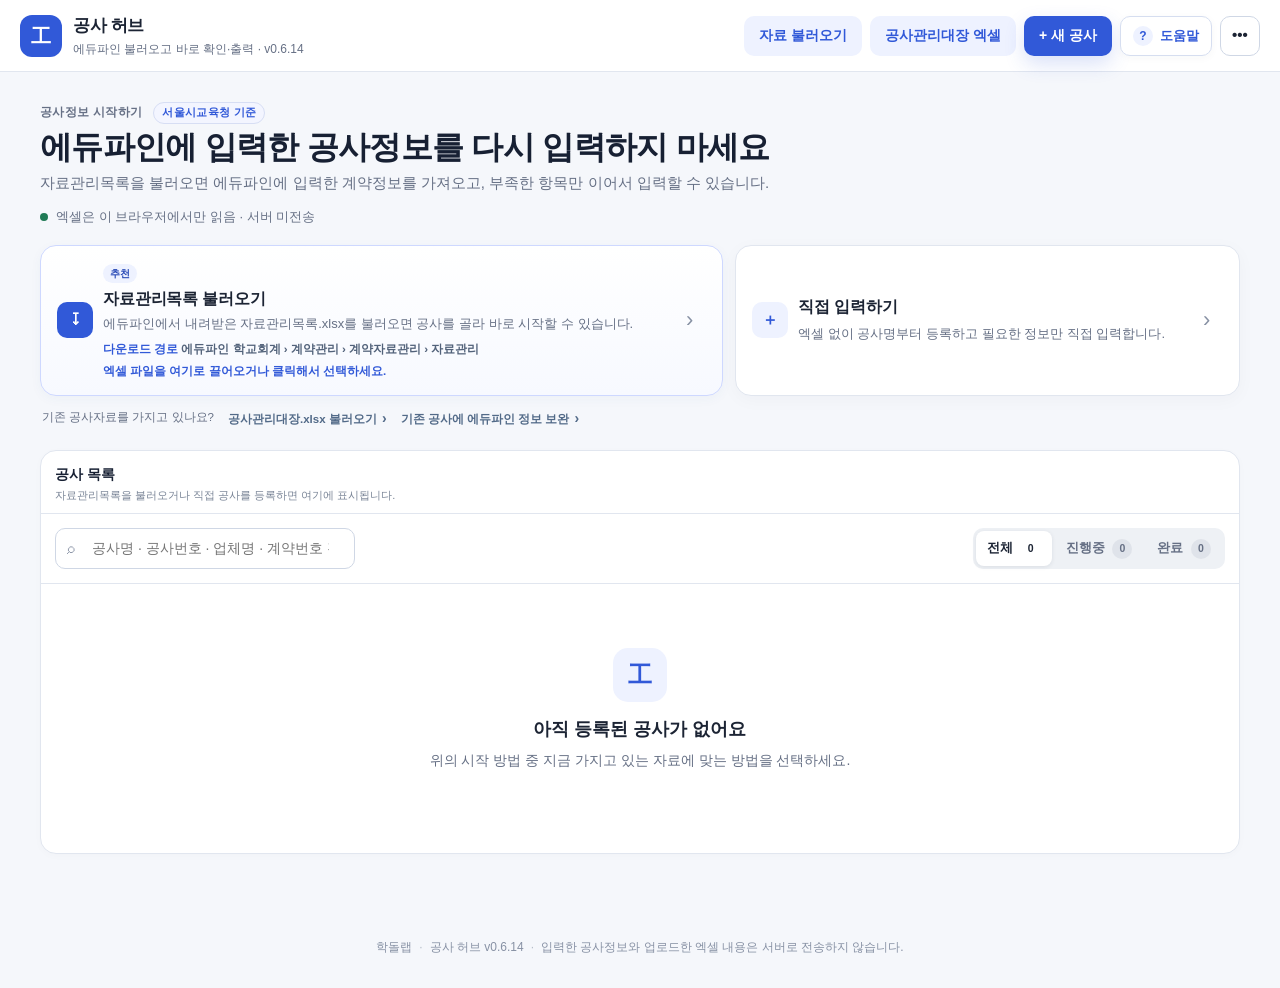
<file: index.html>
<!doctype html>
<html lang="ko">
<head>
  <meta charset="utf-8" />
  <meta name="viewport" content="width=device-width, initial-scale=1" />
  <meta name="color-scheme" content="light" />
  <meta http-equiv="Content-Security-Policy" content="default-src 'self'; script-src 'self'; style-src 'self'; img-src 'self' data:; connect-src 'self'; font-src 'self'; object-src 'none'; base-uri 'self'; form-action 'self'" />
  <title>공사 허브 v0.6.14</title>
  <meta name="description" content="에듀파인 자료관리목록의 공사정보를 불러와 빠르게 확인·보완·출력하는 브라우저 기반 작성지원 도구" />
  <link rel="icon" href="./favicon.svg" type="image/svg+xml" />
  <link rel="icon" href="./favicon.ico" sizes="any" />
  <link rel="icon" href="./favicon-32.png" sizes="32x32" type="image/png" />
  <link rel="icon" href="./favicon-48.png" sizes="48x48" type="image/png" />
  <link rel="apple-touch-icon" href="./apple-touch-icon.png" sizes="180x180" />
  <link rel="manifest" href="./site.webmanifest" />
  <meta name="theme-color" content="#315B96" />
  <link rel="stylesheet" href="./styles.css" />
</head>
<body>
  <div class="app-shell">
    <header class="topbar">
      <div class="brand-wrap">
        <button class="brand-button" id="goHomeBtn" type="button" aria-label="공사 목록으로 이동">
          <span class="brand-mark" aria-hidden="true">工</span>
          <span>
            <span class="brand-title-row"><strong>공사 허브</strong></span>
            <small>에듀파인 불러오고 바로 확인·출력 · v0.6.14</small>
          </span>
        </button>
      </div>
      <div class="top-actions">
        <button class="button secondary" id="importBtn" type="button">자료 불러오기</button>
        <button class="button secondary desktop-only" id="exportAuditBtn" type="button">공사관리대장 엑셀</button>
        <button class="button primary" id="newProjectBtn" type="button">+ 새 공사</button>
        <button class="button top-help-button" id="helpBtn" type="button" aria-label="도움말 열기"><span class="top-help-icon" aria-hidden="true">?</span><span class="top-help-label">도움말</span></button>
        <button class="icon-button" id="moreBtn" type="button" aria-label="더보기" aria-expanded="false">•••</button>
        <div class="popover" id="moreMenu" hidden>
          <button type="button" data-action="import">자료 자동판별 불러오기</button>
          <button type="button" data-action="export">공사관리대장 엑셀</button>
          <button type="button" data-action="vendors">업체 보관함</button>
          <button type="button" data-action="school">학교 기본정보</button>
          <button type="button" data-action="backup">전체 백업</button>
          <button type="button" data-action="restore">백업 불러오기</button>
          <button type="button" class="popover-danger" data-action="reset-projects">공사자료 전체 초기화</button>
        </div>
      </div>
    </header>

    <main id="appMain" class="main"></main>

    <footer class="footer">
      <span>학돌랩</span>
      <span class="dot">·</span>
      <span>공사 허브 v0.6.14</span>
      <span class="dot">·</span>
      <span>입력한 공사정보와 업로드한 엑셀 내용은 서버로 전송하지 않습니다.</span>
    </footer>
  </div>

  <button id="scrollTopBtn" class="scroll-top-button" type="button" aria-label="맨 위로 가기" title="맨 위로" hidden><span aria-hidden="true">^</span></button>

  <div id="toastRegion" class="toast-region" aria-live="polite" aria-atomic="true"></div>

  <dialog id="modal" class="modal">
    <form method="dialog" class="modal-card" id="modalForm">
      <div class="modal-head">
        <div>
          <p class="eyebrow" id="modalEyebrow"></p>
          <h2 id="modalTitle"></h2>
        </div>
        <button class="icon-button" id="modalCloseX" aria-label="닫기" type="button">×</button>
      </div>
      <div id="modalAlertRegion" class="modal-alert-region" aria-live="assertive" aria-atomic="true" hidden></div>
      <div id="modalBody" class="modal-body"></div>
      <div id="modalActions" class="modal-actions"></div>
    </form>
  </dialog>

  <input type="file" id="excelFileInput" accept=".xlsx" hidden />
  <input type="file" id="backupFileInput" accept=".json" hidden />

  <script src="./vendor/jszip.min.js"></script>
  <script src="./db.js"></script>
  <script src="./excel.js"></script>
  <script src="./reference-data.js"></script>
  <script src="./documents.js"></script>
  <script src="./app.js"></script>
</body>
</html>
</file>
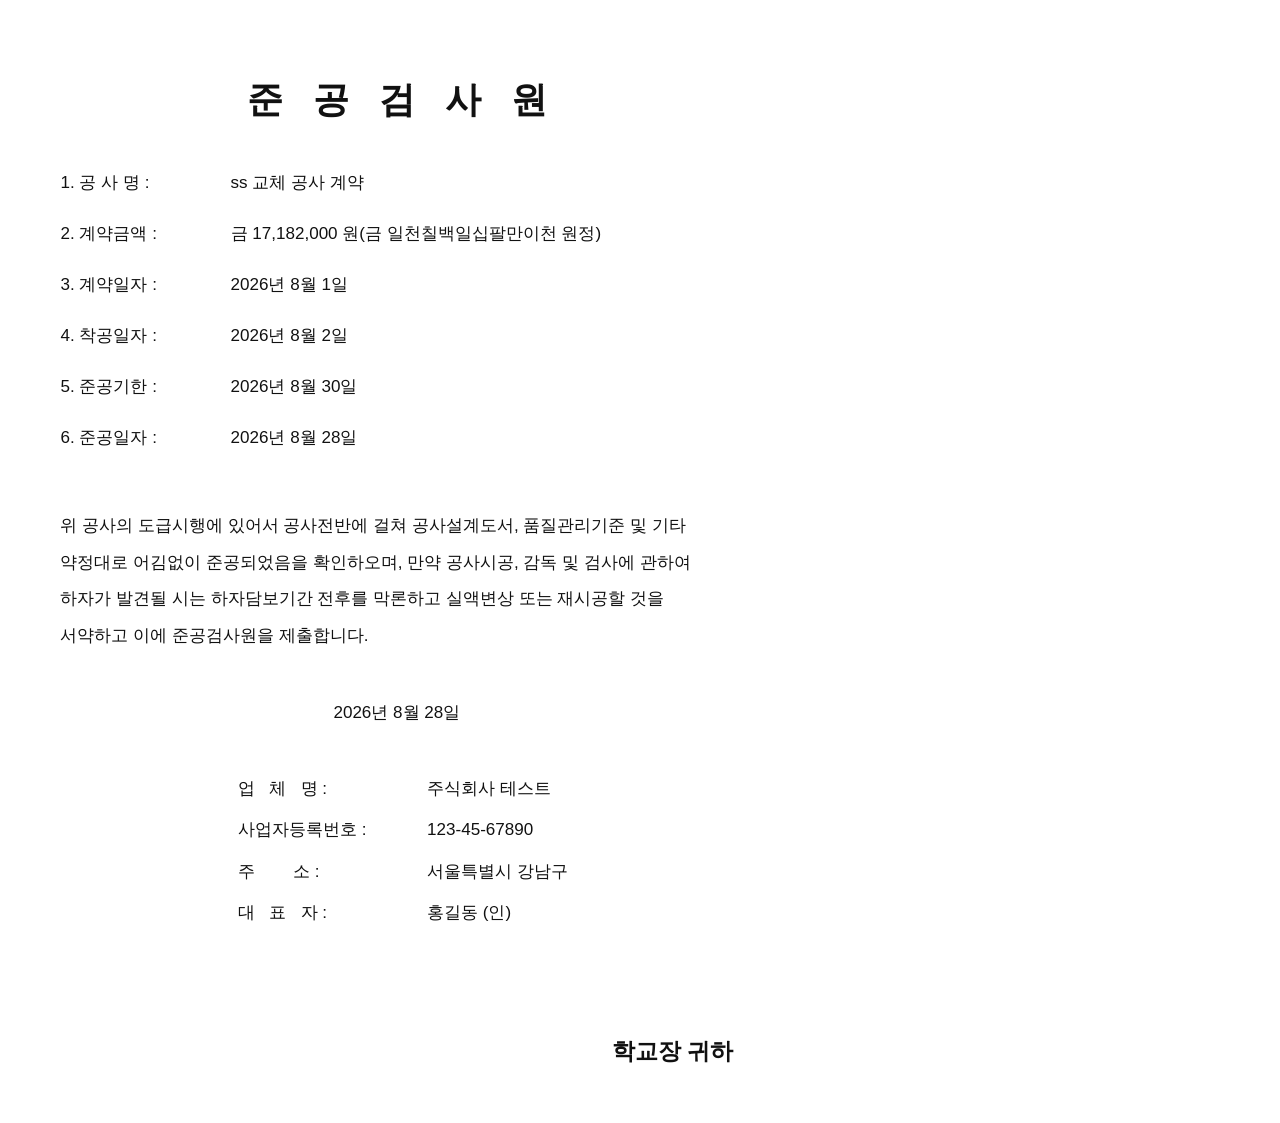
<file: print-test.html>
<!doctype html><html lang="ko"><head><meta charset="utf-8"><link rel="stylesheet" href="styles.css"><title>print test</title></head><body class="print-only-document">
<article id="documentPrintArea" class="paper-a4 admin-document inspection-request">
<h1 class="doc-title wide-spacing">준 공 검 사 원</h1>
<div class="doc-facts">
<div class="doc-fact-row"><span class="doc-fact-label">1. 공 사 명 :</span><span class="doc-fact-value">ss 교체 공사 계약</span></div>
<div class="doc-fact-row"><span class="doc-fact-label">2. 계약금액 :</span><span class="doc-fact-value">금 17,182,000 원(금 일천칠백일십팔만이천 원정)</span></div>
<div class="doc-fact-row"><span class="doc-fact-label">3. 계약일자 :</span><span class="doc-fact-value">2026년 8월 1일</span></div>
<div class="doc-fact-row"><span class="doc-fact-label">4. 착공일자 :</span><span class="doc-fact-value">2026년 8월 2일</span></div>
<div class="doc-fact-row"><span class="doc-fact-label">5. 준공기한 :</span><span class="doc-fact-value">2026년 8월 30일</span></div>
<div class="doc-fact-row"><span class="doc-fact-label">6. 준공일자 :</span><span class="doc-fact-value">2026년 8월 28일</span></div>
</div>
<div class="doc-pledge"><p>위 공사의 도급시행에 있어서 공사전반에 걸쳐 공사설계도서, 품질관리기준 및 기타</p><p>약정대로 어김없이 준공되었음을 확인하오며, 만약 공사시공, 감독 및 검사에 관하여</p><p>하자가 발견될 시는 하자담보기간 전후를 막론하고 실액변상 또는 재시공할 것을</p><p>서약하고 이에 준공검사원을 제출합니다.</p></div>
<p class="doc-date-center">2026년 8월 28일</p>
<div class="doc-vendor-block inspection"><div><span>업   체   명 :</span><strong>주식회사 테스트</strong></div><div><span>사업자등록번호 :</span><strong>123-45-67890</strong></div><div><span>주        소 :</span><strong>서울특별시 강남구</strong></div><div><span>대   표   자 :</span><strong>홍길동 (인)</strong></div></div>
<p class="doc-recipient">학교장 귀하</p>
</article></body></html>
</file>
<file: styles.css>
:root {
  --bg: #f5f7fa;
  --surface: #ffffff;
  --surface-soft: #f8fafc;
  --line: #dfe5ec;
  --line-strong: #cdd5df;
  --text: #18212f;
  --muted: #667386;
  --muted-2: #8b96a6;
  --primary: #315b96;
  --primary-strong: #254979;
  --primary-soft: #eef4fb;
  --success: #1f7a55;
  --success-soft: #ebf7f1;
  --warn: #9a6612;
  --warn-soft: #fff6df;
  --danger: #b33a3a;
  --danger-soft: #fff0f0;
  --shadow: 0 12px 36px rgba(25, 38, 58, .08);
  --radius: 16px;
  --radius-sm: 10px;
  --max: 1240px;
}

* { box-sizing: border-box; }
html { background: var(--bg); }
body {
  margin: 0;
  color: var(--text);
  background: var(--bg);
  font-family: -apple-system, BlinkMacSystemFont, "Segoe UI", "Noto Sans KR", Arial, sans-serif;
  line-height: 1.5;
}
button, input, select, textarea { font: inherit; }
button { color: inherit; }
a { color: inherit; }

.app-shell { min-height: 100vh; display: flex; flex-direction: column; }
.topbar {
  position: sticky;
  top: 0;
  z-index: 20;
  display: flex;
  align-items: center;
  justify-content: space-between;
  gap: 20px;
  padding: 12px max(20px, calc((100vw - var(--max)) / 2));
  min-height: 72px;
  background: rgba(255,255,255,.96);
  border-bottom: 1px solid var(--line);
  backdrop-filter: blur(10px);
}
.brand-button {
  display: inline-flex;
  align-items: center;
  gap: 11px;
  padding: 0;
  border: 0;
  background: transparent;
  text-align: left;
  cursor: pointer;
}
.brand-mark {
  display: grid;
  place-items: center;
  width: 38px;
  height: 38px;
  border-radius: 11px;
  background: var(--primary);
  color: white;
  font-weight: 800;
  font-size: 18px;
}
.brand-button strong { display: block; font-size: 16px; letter-spacing: -.2px; }
.brand-button small { display: block; margin-top: 1px; color: var(--muted); font-size: 12px; }
.top-actions { position: relative; display: flex; align-items: center; gap: 8px; }

.button, .icon-button {
  border: 1px solid transparent;
  border-radius: 10px;
  cursor: pointer;
  transition: .16s ease;
}
.button { min-height: 40px; padding: 8px 14px; font-weight: 700; font-size: 14px; }
.button.primary { background: var(--primary); color: white; }
.button.primary:hover { background: var(--primary-strong); }
.button.secondary { background: white; border-color: var(--line-strong); }
.button.secondary:hover { background: var(--surface-soft); border-color: #b8c2cf; }
.button.ghost { background: transparent; border-color: var(--line); }
.button.danger { background: white; border-color: #efc4c4; color: var(--danger); }
.button.small { min-height: 34px; padding: 6px 10px; font-size: 13px; }
.button:disabled { opacity: .48; cursor: not-allowed; }
.icon-button {
  display: grid;
  place-items: center;
  width: 40px;
  height: 40px;
  background: white;
  border-color: var(--line-strong);
  font-weight: 800;
}
.icon-button:hover { background: var(--surface-soft); }
.popover {
  position: absolute;
  right: 0;
  top: calc(100% + 8px);
  width: 180px;
  padding: 6px;
  border: 1px solid var(--line);
  border-radius: 12px;
  background: white;
  box-shadow: var(--shadow);
}
.popover button {
  width: 100%;
  border: 0;
  background: transparent;
  border-radius: 8px;
  padding: 10px 11px;
  text-align: left;
  cursor: pointer;
  font-size: 14px;
}
.popover button:hover { background: var(--surface-soft); }

.main { width: 100%; max-width: var(--max); margin: 0 auto; padding: 28px 20px 60px; flex: 1; }
.footer {
  display: flex;
  justify-content: center;
  gap: 7px;
  flex-wrap: wrap;
  padding: 24px 20px 32px;
  color: var(--muted-2);
  font-size: 12px;
}
.footer .dot { color: #b6bec9; }

.hero { display: flex; align-items: flex-end; justify-content: space-between; gap: 24px; margin-bottom: 22px; }
.hero h1 { margin: 3px 0 4px; font-size: clamp(24px, 3vw, 32px); line-height: 1.25; letter-spacing: -.7px; }
.hero p { margin: 0; color: var(--muted); }
.eyebrow { margin: 0 0 4px; color: var(--primary); font-size: 12px; font-weight: 800; letter-spacing: .03em; }
.security-note {
  display: flex;
  align-items: center;
  gap: 8px;
  margin-top: 12px;
  color: var(--muted);
  font-size: 13px;
}
.security-dot { width: 8px; height: 8px; border-radius: 50%; background: var(--success); }


.start-grid { display:grid; grid-template-columns:repeat(3,minmax(0,1fr)); gap:12px; margin-bottom:18px; }
.start-card { display:grid; grid-template-columns:34px minmax(0,1fr) 20px; gap:12px; align-items:center; min-height:112px; padding:17px 16px; border:1px solid var(--line); border-radius:var(--radius); background:var(--surface); text-align:left; cursor:pointer; transition:.16s ease; }
.start-card:hover { border-color:#b8c7da; box-shadow:0 5px 18px rgba(25,38,58,.06); transform:translateY(-1px); }
.start-card.primary-start { border-color:#c8d8eb; background:linear-gradient(180deg,#fff 0%,#f7faff 100%); }
.start-step { display:grid; place-items:center; width:34px; height:34px; border-radius:10px; background:var(--surface-soft); color:var(--primary); font-size:13px; font-weight:850; }
.primary-start .start-step { background:var(--primary); color:#fff; }
.start-copy { min-width:0; } .start-copy strong { display:block; margin-bottom:5px; font-size:15px; letter-spacing:-.15px; }
.start-copy small { display:block; color:var(--muted); font-size:12px; line-height:1.5; } .start-arrow { color:var(--muted-2); font-size:22px; line-height:1; }
.required-mark { margin-left:5px; color:var(--primary); font-size:10px; font-weight:800; }
.new-project-tip { display:flex; gap:7px; align-items:flex-start; margin-top:14px; padding-top:13px; border-top:1px dashed var(--line); color:var(--muted); font-size:12px; } .new-project-tip strong { flex:none; color:var(--text); }
.import-summary.four { grid-template-columns:repeat(4,1fr); } .import-result-note { margin:-4px 0 10px; color:var(--muted); font-size:12px; text-align:right; } .preview-badge.muted-badge { color:var(--muted-2); }

.summary-grid { display: grid; grid-template-columns: repeat(3, 1fr); gap: 12px; margin-bottom: 18px; }
.summary-card { padding: 18px 20px; border: 1px solid var(--line); border-radius: var(--radius); background: var(--surface); }
.summary-card span { display: block; color: var(--muted); font-size: 13px; }
.summary-card strong { display: block; margin-top: 6px; font-size: 27px; letter-spacing: -.5px; }

.panel { border: 1px solid var(--line); border-radius: var(--radius); background: var(--surface); box-shadow: 0 2px 8px rgba(20,32,50,.02); }
.toolbar { display: flex; align-items: center; justify-content: space-between; gap: 14px; padding: 14px; border-bottom: 1px solid var(--line); }
.toolbar-left, .toolbar-right { display: flex; align-items: center; gap: 8px; flex-wrap: wrap; }
.search-wrap { position: relative; min-width: 300px; }
.search-wrap input { width: 100%; padding-left: 36px; }
.search-wrap::before { content: "⌕"; position: absolute; left: 12px; top: 9px; color: var(--muted-2); }
input, select, textarea {
  width: 100%;
  border: 1px solid var(--line-strong);
  border-radius: 10px;
  background: white;
  color: var(--text);
  padding: 9px 11px;
  outline: none;
  transition: .15s ease;
}
input, select { min-height: 40px; }
textarea { resize: vertical; min-height: 88px; }
input:focus, select:focus, textarea:focus { border-color: #7191bd; box-shadow: 0 0 0 3px rgba(49,91,150,.10); }
.segmented { display: inline-flex; gap: 3px; padding: 3px; border-radius: 10px; background: #eef1f5; }
.segmented button { border: 0; background: transparent; border-radius: 8px; padding: 7px 11px; cursor: pointer; color: var(--muted); font-size: 13px; font-weight: 700; }
.segmented button.active { background: white; color: var(--text); box-shadow: 0 1px 4px rgba(25,38,58,.09); }

.project-list { overflow: hidden; }
.project-row {
  display: grid;
  grid-template-columns: minmax(230px, 1.6fr) minmax(140px, .9fr) minmax(120px, .8fr) minmax(130px, .8fr) minmax(115px, .7fr) 26px;
  gap: 14px;
  align-items: center;
  padding: 15px 18px;
  border-bottom: 1px solid #edf0f4;
  cursor: pointer;
}
.project-row:last-child { border-bottom: 0; }
.project-row:hover { background: #fbfcfe; }
.project-title { min-width: 0; }
.project-title strong { display: block; overflow: hidden; text-overflow: ellipsis; white-space: nowrap; font-size: 15px; }
.project-title small { display: block; margin-top: 3px; color: var(--muted-2); font-size: 12px; }
.cell-label { display: none; color: var(--muted-2); font-size: 11px; }
.cell-value { display: block; overflow: hidden; text-overflow: ellipsis; white-space: nowrap; font-size: 13px; }
.money { font-variant-numeric: tabular-nums; font-weight: 700; }
.status-chip { display: inline-flex; align-items: center; max-width: 100%; border-radius: 99px; padding: 5px 9px; font-size: 12px; font-weight: 800; background: var(--primary-soft); color: var(--primary-strong); white-space: nowrap; }
.status-chip.done { background: var(--success-soft); color: var(--success); }
.status-chip.wait { background: var(--warn-soft); color: var(--warn); }
.missing { margin-top: 5px; color: var(--warn); font-size: 11px; white-space: nowrap; overflow: hidden; text-overflow: ellipsis; }
.row-arrow { color: var(--muted-2); font-size: 18px; }
.empty-state { padding: 64px 24px; text-align: center; }
.empty-icon { display: grid; place-items: center; width: 54px; height: 54px; margin: 0 auto 14px; border-radius: 15px; background: var(--primary-soft); color: var(--primary); font-size: 24px; font-weight: 800; }
.empty-state h3 { margin: 0 0 7px; font-size: 18px; }
.empty-state p { max-width: 480px; margin: 0 auto 18px; color: var(--muted); font-size: 14px; }
.empty-actions { display: flex; justify-content: center; gap: 8px; flex-wrap: wrap; }

.detail-head { display: flex; justify-content: space-between; gap: 20px; margin-bottom: 14px; }
.back-button {
  display: inline-flex;
  align-items: center;
  gap: 7px;
  min-height: 40px;
  margin: 0 0 8px -7px;
  padding: 7px;
  border: 0;
  background: transparent;
  color: #4f5e72;
  cursor: pointer;
  font-weight: 760;
  font-size: 14px;
  line-height: 1.2;
  border-radius: 8px;
}
.back-button-icon { font-size: 19px; line-height: 1; transition: transform .16s ease; }
.back-button:hover { color: var(--primary-strong); background: transparent; }
.back-button:hover .back-button-icon { transform: translateX(-2px); }
.current-project h1 { margin: 0; font-size: 28px; letter-spacing: -.6px; }
.current-meta { display: flex; align-items: center; gap: 8px; flex-wrap: wrap; margin-top: 7px; color: var(--muted); font-size: 13px; }
.save-state { display: flex; align-items: center; gap: 7px; min-width: 130px; justify-content: flex-end; color: var(--muted); font-size: 12px; }
.save-state .pulse { width: 8px; height: 8px; border-radius: 50%; background: var(--success); }
.detail-layout { display: grid; grid-template-columns: minmax(0, 1fr) 275px; gap: 18px; align-items: start; }
.form-panel { overflow: hidden; }
.section { border-bottom: 1px solid var(--line); }
.section:last-child { border-bottom: 0; }
.section-head { display: flex; justify-content: space-between; gap: 10px; align-items: center; padding: 18px 20px 10px; }
.section-head h2 { margin: 0; font-size: 16px; }
.section-head p { margin: 2px 0 0; color: var(--muted); font-size: 12px; }
.form-grid { display: grid; grid-template-columns: 1fr; gap: 14px; padding: 8px 20px 22px; }
.field { min-width: 0; }
.field.full { grid-column: auto; }
.field label { display: block; margin-bottom: 6px; font-size: 12px; font-weight: 800; color: #445064; }
.field .hint { display: block; margin-top: 5px; color: var(--muted-2); font-size: 11px; }
.form-grid > .field { width: 100%; max-width: 680px; }
.date-input-wrap { position: relative; width: 100%; max-width: 680px; }
.date-text-input { padding-right: 48px; font-variant-numeric: tabular-nums; letter-spacing: .02em; }
.date-picker-button {
  position: absolute; right: 5px; top: 50%; transform: translateY(-50%);
  display: grid; place-items: center; width: 34px; height: 34px; padding: 0;
  border: 0; border-radius: 8px; background: transparent; color: #3d4b5e; cursor: pointer;
}
.date-picker-button:hover { background: var(--surface-soft); }
.date-picker-button svg { width: 20px; height: 20px; fill: none; stroke: currentColor; stroke-width: 1.8; stroke-linecap: round; stroke-linejoin: round; }
.native-date-picker { position: absolute; width: 1px; height: 1px; opacity: 0; pointer-events: none; right: 8px; bottom: 0; padding: 0; border: 0; min-height: 0; }
.date-input-wrap.date-invalid .date-text-input { border-color: #d26a6a; box-shadow: 0 0 0 3px rgba(179,58,58,.08); }
.date-error { display: block; margin-top: 5px; color: var(--danger); font-size: 11px; }
.date-error[hidden] { display: none; }
.money-korean { display: block; min-height: 18px; margin-top: 5px; color: var(--primary-strong); font-size: 12px; font-weight: 650; line-height: 1.45; }
.readonly { background: #f5f7f9; color: #5d6878; }
.side-stack { display: grid; gap: 12px; position: sticky; top: 92px; }
.side-card { padding: 16px; border: 1px solid var(--line); border-radius: var(--radius); background: white; }
.side-card h3 { margin: 0 0 8px; font-size: 14px; }
.side-card p { margin: 0; color: var(--muted); font-size: 12px; }
.progress-list { display: grid; gap: 6px; margin-top: 12px; }
.progress-item { display: flex; align-items: center; justify-content: space-between; gap: 8px; font-size: 12px; }
.progress-item span:last-child { color: var(--muted-2); }
.missing-list { margin: 10px 0 0; padding-left: 18px; color: var(--warn); font-size: 12px; }
.doc-list { display: grid; gap: 8px; margin-top: 10px; }
.doc-item { display: flex; align-items: center; justify-content: space-between; gap: 10px; padding: 9px 10px; border-radius: 9px; background: var(--surface-soft); font-size: 12px; }
.doc-item em { color: var(--muted-2); font-style: normal; font-size: 11px; }
.danger-zone { border-color: #f1d7d7; }

.modal { width: min(700px, calc(100vw - 28px)); max-height: calc(100vh - 40px); padding: 0; border: 0; border-radius: 18px; box-shadow: 0 24px 80px rgba(18,28,45,.23); }
.modal::backdrop { background: rgba(18,28,45,.36); backdrop-filter: blur(2px); }
.modal-card { display: flex; flex-direction: column; max-height: calc(100vh - 40px); margin: 0; }
.modal-head { display: flex; justify-content: space-between; align-items: flex-start; gap: 16px; padding: 20px 22px 14px; border-bottom: 1px solid var(--line); }
.modal-head h2 { margin: 0; font-size: 21px; }
.modal-body { padding: 20px 22px; overflow: auto; }
.modal-actions { display: flex; justify-content: flex-end; gap: 8px; padding: 14px 22px 20px; border-top: 1px solid var(--line); }
.modal-grid { display: grid; grid-template-columns: 1fr; gap: 14px; }
.modal-grid .full { grid-column: auto; }
.notice { padding: 12px 14px; border: 1px solid #d6e3f3; border-radius: 11px; background: var(--primary-soft); color: #36577f; font-size: 13px; }
.notice.warn { border-color: #f2ddb1; background: var(--warn-soft); color: #825817; }
.notice.danger { border-color: #efcaca; background: var(--danger-soft); color: #9b3434; }
.import-summary { display: grid; grid-template-columns: repeat(3, 1fr); gap: 8px; margin: 14px 0; }
.import-stat { padding: 12px; border-radius: 11px; background: var(--surface-soft); text-align: center; }
.import-stat strong { display: block; font-size: 20px; }
.import-stat span { display: block; color: var(--muted); font-size: 11px; }
.preview-list { display: grid; gap: 8px; max-height: 330px; overflow: auto; }
.preview-item { border: 1px solid var(--line); border-radius: 11px; padding: 11px 12px; }
.preview-top { display: flex; justify-content: space-between; gap: 8px; }
.preview-item strong { font-size: 13px; }
.preview-item p { margin: 3px 0 0; color: var(--muted); font-size: 11px; }
.preview-badge { flex: none; font-size: 11px; font-weight: 800; color: var(--primary); }
.preview-badge.conflict { color: var(--warn); }
.conflict-box { margin-top: 9px; padding-top: 9px; border-top: 1px dashed var(--line); display: grid; gap: 7px; }
.conflict-row { display: grid; grid-template-columns: 110px 1fr 1fr; gap: 8px; font-size: 11px; align-items: center; }
.conflict-row label { font-weight: 800; }
.conflict-choice { border: 1px solid var(--line); border-radius: 8px; padding: 7px; cursor: pointer; }
.conflict-choice input { width: auto; min-height: 0; margin-right: 5px; }
.vendor-list { display: grid; gap: 8px; }
.vendor-row { display: flex; justify-content: space-between; gap: 12px; padding: 12px; border: 1px solid var(--line); border-radius: 11px; }
.vendor-row strong { display: block; font-size: 13px; }
.vendor-row small { display: block; color: var(--muted); margin-top: 2px; }
.vendor-row .actions { display: flex; gap: 6px; }

.toast-region { position: fixed; z-index: 100; right: 18px; bottom: 18px; display: grid; gap: 8px; pointer-events: none; }
.toast { max-width: 360px; padding: 11px 14px; border-radius: 11px; background: #1f2937; color: white; box-shadow: var(--shadow); font-size: 13px; animation: toast-in .2s ease; }
.toast.warn { background: #7b561b; }
.toast.danger { background: #943838; }
@keyframes toast-in { from { transform: translateY(6px); opacity: 0; } }

.hidden { display: none !important; }
.muted { color: var(--muted); }

@media (max-width: 920px) {
  .start-grid { grid-template-columns: 1fr; }
  .start-card { min-height: 86px; }
  .project-row { grid-template-columns: minmax(230px, 1.5fr) minmax(120px, .8fr) minmax(120px, .8fr) minmax(110px, .7fr) 26px; }
  .project-row .project-method { display: none; }
  .detail-layout { grid-template-columns: 1fr; }
  .side-stack { position: static; grid-template-columns: 1fr 1fr; }
}

@media (max-width: 720px) {
  .topbar { padding: 10px 14px; min-height: 64px; }
  .brand-button small { display: none; }
  .brand-mark { width: 34px; height: 34px; }
  .top-actions .secondary { display: none; }
  .desktop-only { display: none !important; }
  .main { padding: 20px 14px 48px; }
  .hero { align-items: flex-start; flex-direction: column; }
  .summary-grid { grid-template-columns: 1fr 1fr 1fr; gap: 7px; }
  .start-card { padding: 14px; }
  .import-summary.four { grid-template-columns: 1fr 1fr; }
  .import-result-note { text-align: left; }
  .summary-card { padding: 13px; }
  .summary-card strong { font-size: 22px; }
  .toolbar { align-items: stretch; flex-direction: column; }
  .toolbar-left, .toolbar-right { width: 100%; }
  .search-wrap { min-width: 0; flex: 1; }
  .segmented { width: 100%; }
  .segmented button { flex: 1; }
  .project-row { grid-template-columns: 1fr 28px; gap: 9px; padding: 15px; }
  .project-row > div:not(.project-title):not(.row-arrow) { display: grid; grid-template-columns: 88px 1fr; gap: 8px; align-items: center; }
  .project-row .project-method { display: grid; }
  .cell-label { display: block; }
  .project-title { margin-bottom: 4px; }
  .row-arrow { grid-column: 2; grid-row: 1; align-self: start; }
  .project-row > div:not(.project-title):not(.row-arrow) { grid-column: 1 / -1; }
  .detail-head { flex-direction: column; }
  .save-state { justify-content: flex-start; }
  .form-grid, .modal-grid { grid-template-columns: 1fr; }
  .field.full, .modal-grid .full { grid-column: auto; }
  .side-stack { grid-template-columns: 1fr; }
  .modal { width: calc(100vw - 18px); max-height: calc(100vh - 18px); }
  .modal-card { max-height: calc(100vh - 18px); }
  .modal-head, .modal-body, .modal-actions { padding-left: 16px; padding-right: 16px; }
  .conflict-row { grid-template-columns: 1fr; }
}

/* v0.2.1 — 단계형 공사 상세 / 변경계약 */
.workflow-strip {
  display: grid;
  grid-template-columns: repeat(5, minmax(0, 1fr));
  gap: 8px;
  margin-bottom: 18px;
}
.workflow-step {
  display: flex;
  align-items: center;
  gap: 9px;
  min-width: 0;
  min-height: 68px;
  padding: 11px 12px;
  border: 1px solid var(--line);
  border-radius: 13px;
  background: var(--surface);
  text-align: left;
  cursor: pointer;
  transition: .15s ease;
}
.workflow-step:hover { border-color: #bdc9d7; transform: translateY(-1px); }
.workflow-step.active { border-color: #9eb8d8; background: var(--primary-soft); box-shadow: 0 0 0 2px rgba(49,91,150,.05); }
.workflow-step.done { border-color: #cfe5da; background: #fbfefc; }
.workflow-step.future { color: var(--muted-2); background: #fafbfc; }
.workflow-icon {
  display: grid;
  place-items: center;
  flex: none;
  width: 27px;
  height: 27px;
  border-radius: 50%;
  background: #edf1f5;
  color: var(--muted);
  font-size: 12px;
  font-weight: 900;
}
.workflow-step.active .workflow-icon { background: var(--primary); color: white; }
.workflow-step.done .workflow-icon { background: var(--success-soft); color: var(--success); }
.workflow-copy { min-width: 0; }
.workflow-copy strong { display: block; font-size: 13px; }
.workflow-copy small { display: block; margin-top: 2px; overflow: hidden; text-overflow: ellipsis; white-space: nowrap; color: var(--muted); font-size: 10px; }

.workflow-section { scroll-margin-top: 96px; }
.workflow-section > summary { list-style: none; cursor: pointer; padding-bottom: 16px; }
.workflow-section > summary::-webkit-details-marker { display: none; }
.workflow-section > summary::after {
  content: '⌄';
  flex: none;
  margin-left: 4px;
  color: var(--muted-2);
  font-size: 18px;
  transition: transform .15s ease;
}
.workflow-section[open] > summary::after { transform: rotate(180deg); }
.workflow-section:not([open]) .form-grid { display: none; }
.workflow-section.active > summary { background: linear-gradient(90deg, var(--primary-soft), #fff 45%); }
.workflow-section.done > summary h2::before { content: '✓ '; color: var(--success); }
.section-state {
  margin-left: auto;
  padding: 4px 8px;
  border-radius: 999px;
  background: #f0f2f5;
  color: var(--muted);
  font-size: 10px;
  font-weight: 800;
  white-space: nowrap;
}
.section-state.active { background: var(--primary-soft); color: var(--primary-strong); }
.section-state.done { background: var(--success-soft); color: var(--success); }
.section-state.future { background: #f3f5f7; color: var(--muted-2); }
.next-action-card { border-color: #cddbeb; background: linear-gradient(180deg, #fff 0%, #f8fbff 100%); }
.next-action-card h3 { margin-top: 1px; font-size: 17px; }
.next-action-card .button { margin-top: 12px; }
.all-good { color: var(--success) !important; font-weight: 700; }

.subsection-head {
  display: flex;
  align-items: flex-start;
  justify-content: space-between;
  gap: 14px;
  padding-top: 4px;
}
.subsection-head strong { display: block; font-size: 13px; }
.subsection-head span { display: block; margin-top: 3px; color: var(--muted); font-size: 11px; }
.contract-change-block { margin-top: 6px; padding-top: 16px; border-top: 1px dashed var(--line); }
.contract-change-empty { margin-top: 10px; padding: 12px 13px; border-radius: 10px; background: var(--surface-soft); color: var(--muted); font-size: 12px; }
.contract-change-list { display: grid; gap: 8px; margin-top: 10px; }
.contract-change-item {
  display: grid;
  grid-template-columns: 42px minmax(0, 1fr) auto;
  gap: 10px;
  align-items: start;
  padding: 11px 12px;
  border: 1px solid var(--line);
  border-radius: 11px;
  background: #fff;
}
.change-index { padding-top: 2px; color: var(--primary); font-size: 11px; font-weight: 850; }
.change-copy strong, .change-copy span, .change-copy small { display: block; }
.change-copy strong { font-size: 12px; }
.change-copy span { margin-top: 2px; color: #465365; font-size: 11px; }
.change-copy small { margin-top: 4px; color: var(--muted); font-size: 10px; }

@media (max-width: 920px) {
  .workflow-strip { grid-template-columns: repeat(5, minmax(118px, 1fr)); overflow-x: auto; padding-bottom: 4px; scroll-snap-type: x proximity; }
  .workflow-step { scroll-snap-align: start; }
}
@media (max-width: 640px) {
  .detail-tabs { top: 64px; gap: 14px; overflow-x: auto; scrollbar-width: none; }
  .detail-tabs::-webkit-scrollbar { display: none; }
  .detail-tab { min-height: 45px; font-size: 13px; }
  .workflow-strip { margin-left: -2px; margin-right: -2px; }
  .workflow-step { min-height: 62px; padding: 9px 10px; }
  .section-head { padding-left: 16px; padding-right: 16px; }
  .form-grid { padding-left: 16px; padding-right: 16px; }
  .section-state { display: none; }
  .subsection-head { flex-direction: column; }
  .contract-change-item { grid-template-columns: 36px minmax(0, 1fr); }
  .contract-change-item .button { grid-column: 2; justify-self: start; }
}

/* v0.3.0.2 — 공사서류 생성 / A4 미리보기 / 인쇄 안정화 */
.detail-tabs {
  position: sticky;
  top: 72px;
  z-index: 15;
  display: flex;
  align-items: flex-end;
  gap: 26px;
  width: 100%;
  margin: 0 0 18px;
  padding: 0 2px;
  border-bottom: 1px solid var(--line);
  background: rgba(245,247,250,.96);
  backdrop-filter: blur(9px);
}
.detail-tab {
  position: relative;
  display: inline-flex;
  align-items: center;
  gap: 7px;
  min-height: 48px;
  padding: 10px 2px 11px;
  border: 0;
  background: transparent;
  color: #738094;
  cursor: pointer;
  font-weight: 760;
  font-size: 14px;
  transition: color .16s ease;
}
.detail-tab::after {
  content: '';
  position: absolute;
  left: 0;
  right: 0;
  bottom: -1px;
  height: 3px;
  border-radius: 3px 3px 0 0;
  background: var(--primary);
  transform: scaleX(0);
  transform-origin: center;
  transition: transform .16s ease;
}
.detail-tab:hover { color: var(--text); }
.detail-tab.active { color: var(--primary-strong); }
.detail-tab.active::after { transform: scaleX(1); }
.detail-tab-icon { width: 17px; height: 17px; fill: none; stroke: currentColor; stroke-width: 1.8; stroke-linecap: round; stroke-linejoin: round; }
.detail-tab-label { white-space: nowrap; }
.detail-tab-count { display: inline-grid; place-items: center; min-width: 19px; height: 19px; padding: 0 5px; border-radius: 999px; background: #e7edf5; color: #667386; font-size: 10px; font-weight: 850; }
.detail-tab.active .detail-tab-count { background: var(--primary-soft); color: var(--primary); }
.tab-panel { margin-top: 2px; }
.tab-panel-head { display: flex; align-items: flex-start; justify-content: space-between; gap: 20px; padding: 22px 24px; border-bottom: 1px solid var(--line); }
.tab-panel-head h2, .documents-head h2 { margin: 0; font-size: 22px; letter-spacing: -.4px; }
.tab-panel-head p:not(.eyebrow), .documents-head p:not(.eyebrow) { margin: 5px 0 0; color: var(--muted); font-size: 13px; }
.contract-tab-panel { overflow: hidden; }
.contract-tab-summary { display: grid; grid-template-columns: repeat(3,minmax(0,1fr)); gap: 10px; padding: 18px 24px; background: var(--surface-soft); border-bottom: 1px solid var(--line); }
.contract-tab-summary > div { padding: 12px 14px; border: 1px solid var(--line); border-radius: 11px; background: #fff; }
.contract-tab-summary span { display: block; color: var(--muted); font-size: 11px; }
.contract-tab-summary strong { display: block; margin-top: 5px; font-size: 15px; }
.contract-tab-history { padding: 20px 24px 24px; }
.document-side-card .full-button { width: 100%; margin-top: 10px; }
.doc-item-button { width: 100%; border: 1px solid transparent; cursor: pointer; text-align: left; }
.doc-item-button:hover { border-color: #c8d4e2; background: #f5f8fc; }
.doc-item-button.ready em { color: var(--success); font-weight: 800; }
.doc-item-button.needs-info em { color: var(--warn); font-weight: 800; }

.documents-panel { overflow: hidden; border: 1px solid var(--line); border-radius: var(--radius); background: #fff; }
.documents-head { display: flex; justify-content: space-between; gap: 24px; align-items: flex-start; padding: 24px; border-bottom: 1px solid var(--line); background: linear-gradient(180deg,#fff 0%,#fbfcfe 100%); }
.documents-head-note { flex: none; padding: 9px 12px; border: 1px solid #cfdaea; border-radius: 11px; background: var(--primary-soft); text-align: right; }
.documents-head-note strong, .documents-head-note span { display: block; }
.documents-head-note strong { color: var(--primary-strong); font-size: 12px; }
.documents-head-note span { margin-top: 2px; color: var(--muted); font-size: 10px; }
.reference-program-banner { display: flex; align-items: center; gap: 14px; margin: 18px 24px 24px; padding: 15px 16px; border: 1px solid #b8cce6; border-radius: 13px; background: linear-gradient(135deg,#eef5ff 0%,#f7faff 100%); color: #304a68; box-shadow: 0 5px 16px rgba(54,91,135,.07); }
.reference-program-label { flex: none; display: inline-flex; align-items: center; min-height: 28px; padding: 5px 10px; border-radius: 999px; background: #315f9b; color: #fff; font-size: 11px; font-weight: 850; letter-spacing: .01em; }
.reference-program-copy { display: grid; gap: 3px; min-width: 0; }
.reference-program-copy strong { color: #173f70; font-size: 13px; line-height: 1.4; }
.reference-program-copy span { color: #4f6680; font-size: 11.5px; line-height: 1.4; }
.document-group { padding: 22px 24px 4px; }
.document-group + .document-group { border-top: 1px solid #edf0f4; }
.document-group-title { display: flex; align-items: baseline; gap: 8px; margin-bottom: 12px; }
.document-group-title strong { font-size: 15px; }
.document-group-title span { color: var(--muted); font-size: 11px; }
.document-grid { display: grid; grid-template-columns: repeat(2,minmax(0,1fr)); gap: 12px; padding-bottom: 18px; }
.document-card { display: flex; flex-direction: column; min-height: 235px; padding: 18px; border: 1px solid var(--line); border-radius: 14px; background: #fff; }
.document-card.ready { border-color: #cde3d8; background: linear-gradient(180deg,#fff 0%,#fbfefc 100%); }
.document-card.needs-info { border-color: #ebdfc7; }
.document-card-top { display: flex; justify-content: space-between; gap: 10px; }
.document-stage { display: inline-flex; padding: 4px 8px; border-radius: 999px; background: var(--primary-soft); color: var(--primary-strong); font-size: 10px; font-weight: 850; }
.document-version { color: var(--muted-2); font-size: 10px; }
.document-card h3 { margin: 15px 0 4px; font-size: 18px; }
.document-card > p { margin: 0; min-height: 38px; color: var(--muted); font-size: 12px; }
.document-requirement { display: grid; gap: 3px; margin: 15px 0; padding: 10px 11px; border-radius: 9px; background: var(--warn-soft); }
.document-requirement strong { color: var(--warn); font-size: 11px; }
.document-requirement span { color: #755a2e; font-size: 10px; }
.document-requirement.ready { background: var(--success-soft); }
.document-requirement.ready strong { color: var(--success); }
.document-requirement.ready span { color: #557264; }
.document-card .button { width: 100%; margin-top: auto; }
.oneclick-gap-panel { margin: 18px 24px; border: 1px solid #d8e2ee; border-radius: 14px; background: #fbfcfe; overflow: hidden; }
.oneclick-gap-panel summary { display: flex; align-items: center; justify-content: space-between; gap: 16px; padding: 15px 16px; cursor: pointer; list-style-position: inside; }
.oneclick-gap-panel summary > span { display: inline-grid; gap: 2px; }
.oneclick-gap-panel summary strong { font-size: 16px; }
.oneclick-gap-panel summary small { color: var(--muted); font-size: 13px; line-height: 1.45; font-weight: 400; }
.oneclick-gap-panel summary em { flex: none; padding: 5px 9px; border-radius: 999px; background: var(--primary-soft); color: var(--primary-strong); font-size: 11.5px; font-style: normal; font-weight: 800; }
.oneclick-gap-body { display: grid; grid-template-columns: 1fr 1fr; gap: 14px; padding: 0 16px 14px; }
.oneclick-gap-body > div { padding: 13px 14px; border: 1px solid #e2e8f0; border-radius: 11px; background: #fff; }
.oneclick-gap-body h3 { margin: 0 0 9px; font-size: 15px; }
.oneclick-gap-body ul { display: grid; gap: 7px; margin: 0; padding-left: 20px; color: #52647a; font-size: 14px; line-height: 1.5; }
.oneclick-gap-body li span { color: var(--warn); font-size: 11.5px; font-weight: 800; }
.oneclick-gap-note { margin: 0; padding: 13px 16px; border-top: 1px solid #e5eaf0; background: #fff; color: var(--muted); font-size: 13px; line-height: 1.5; }
.document-footnote { margin: 8px 24px 24px; padding: 13px 15px; border-radius: 10px; background: var(--surface-soft); color: var(--muted); font-size: 13px; line-height: 1.5; }

.signature-print-notice { display: grid; gap: 3px; padding: 13px 14px; border: 1px solid #cfe0d7; border-radius: 12px; background: var(--success-soft); }
.signature-print-notice strong { color: var(--success); }
.signature-print-notice span { color: #536c61; font-size: 12px; }
.signature-target-list { display: grid; gap: 7px; margin: 14px 0; padding: 0; list-style: none; }
.signature-target-list li { display: flex; align-items: center; justify-content: space-between; gap: 12px; padding: 9px 12px; border: 1px solid var(--line); border-radius: 10px; background: #fff; }
.signature-target-list li span { color: var(--muted); font-size: 12px; }
.signature-pad-wrap { position: relative; overflow: hidden; border: 2px dashed #9dafc4; border-radius: 14px; background: #fff; }
.signature-pad-wrap > span { position: absolute; left: 50%; top: 50%; z-index: 0; transform: translate(-50%,-50%); color: #a0acb9; font-size: 14px; pointer-events: none; }
.signature-pad { position: relative; z-index: 1; display: block; width: 100%; height: 190px; cursor: url("[data-uri]") 3 20, crosshair; touch-action: none; }

.modal.wide-modal { width: min(1120px, calc(100vw - 28px)); }
.doc-preview-note { margin-bottom: 12px; color: var(--muted); font-size: 12px; }
.doc-preview-scroll { overflow: auto; padding: 20px; border-radius: 12px; background: #e9edf2; }
.paper-a4 {
  box-sizing: border-box;
  width: 210mm;
  min-height: 297mm;
  margin: 0 auto;
  padding: 18mm 16mm 14mm;
  background: #fff;
  color: #111;
  box-shadow: 0 6px 28px rgba(20,30,44,.17);
  font-family: "Malgun Gothic", "맑은 고딕", Arial, sans-serif;
  font-size: 12.8pt;
  line-height: 1.55;
}
.admin-document { position: relative; display: flex; flex-direction: column; }
.doc-title { margin: 3mm 0 16mm; text-align: center; font-size: 27pt; line-height: 1.15; font-weight: 700; }
.doc-title.wide-spacing { letter-spacing: .28em; text-indent: .28em; }
.doc-facts { display: grid; gap: 8.5mm; }
.doc-fact-row { display: grid; grid-template-columns: 45mm minmax(0,1fr); align-items: baseline; }
.doc-fact-label { white-space: nowrap; }
.doc-fact-value { min-width: 0; }
.doc-attachments { display: grid; grid-template-columns: 38mm minmax(0,1fr); margin-top: 11mm; }
.doc-attachments > span { white-space: nowrap; }
.doc-attachments ol { margin: 0; padding: 0; list-style-position: inside; }
.doc-attachments li { margin: 0 0 1.5mm; }
.doc-statement { margin: 19mm 0 0; }
.doc-statement.completion-statement { margin-top: 22mm; text-align: center; }
.doc-date-center { margin: 13mm 0 0; text-align: center; }
.doc-vendor-block { display: grid; gap: 4mm; width: 112mm; margin: 18mm 0 0 47mm; }
.doc-vendor-block > div { display: grid; grid-template-columns: 47mm minmax(0,1fr); gap: 3mm; align-items: baseline; }
.doc-vendor-block span { white-space: pre; }
.doc-vendor-block strong { font-weight: 400; overflow-wrap: anywhere; }
.doc-recipient { margin: auto 0 0; padding-top: 10mm; text-align: right; font-size: 17pt; font-weight: 700; }
.inspection-request .doc-title { margin-bottom: 13mm; }
.inspection-request .doc-facts { gap: 6.5mm; }
.doc-pledge { margin-top: 15mm; line-height: 2.15; }
.doc-pledge p { margin: 0; }
.inspection-request .doc-date-center { margin-top: 12mm; }
.inspection-request .doc-vendor-block { margin-top: 13mm; }
.document-missing-grid .money-korean { margin-bottom: 0; }

.document-print-frame {
  position: fixed;
  left: -10000px;
  top: 0;
  width: 210mm;
  height: 297mm;
  border: 0;
  opacity: 0;
  pointer-events: none;
}
.print-only-document {
  margin: 0;
  background: #fff;
}
.print-only-document .paper-a4 {
  margin: 0;
  box-shadow: none;
}

@media (max-width: 720px) {
  .detail-tabs { width: 100%; gap: 18px; }
  .detail-tab { flex: 0 0 auto; padding-left: 1px; padding-right: 1px; }
  .tab-panel-head, .documents-head { flex-direction: column; padding: 18px; }
  .contract-tab-summary { grid-template-columns: 1fr; padding: 14px 18px; }
  .contract-tab-history { padding: 16px 18px 20px; }
  .document-group { padding-left: 18px; padding-right: 18px; }
  .document-grid { grid-template-columns: 1fr; }
  .reference-program-banner { align-items: flex-start; flex-direction: column; margin-left: 18px; margin-right: 18px; margin-bottom: 20px; }
  .oneclick-gap-panel { margin-left: 18px; margin-right: 18px; }
  .oneclick-gap-panel summary { align-items: flex-start; }
  .oneclick-gap-body { grid-template-columns: 1fr; }
  .document-footnote { margin-left: 18px; margin-right: 18px; }
  .doc-preview-scroll { padding: 10px; }
  .paper-a4 { margin: 0; }
}

@media print {
  /* 페이지 방향은 printPagesInFrame()의 문서별 @page 규칙에서 결정한다.
     공통 스타일에서 portrait를 강제하면 가로 계산식까지 세로로 덮어쓸 수 있다. */
  @page { margin: 0; }
  html, body { background: #fff !important; }

  /* Dedicated print frame: only one A4 document exists in this browsing context. */
  body.print-only-document {
    position: relative !important;
    box-sizing: border-box !important;
    width: 210mm !important;
    height: 297mm !important;
    min-width: 210mm !important;
    min-height: 297mm !important;
    max-width: 210mm !important;
    max-height: 297mm !important;
    margin: 0 !important;
    padding: 0 !important;
    overflow: hidden !important;
  }
  body.print-only-document * { visibility: visible !important; }
  body.print-only-document .document-print-page {
    position: absolute !important;
    left: 0 !important;
    top: 0 !important;
    box-sizing: border-box !important;
    width: 210mm !important;
    height: 297mm !important;
    min-height: 0 !important;
    max-height: 297mm !important;
    margin: 0 !important;
    box-shadow: none !important;
    overflow: hidden !important;
    break-inside: avoid !important;
    break-after: avoid-page !important;
    page-break-inside: avoid !important;
    page-break-after: avoid !important;
  }

  /* Keep blocks together and pin the addressee to the same bottom position. */
  body.print-only-document .doc-facts,
  body.print-only-document .doc-attachments,
  body.print-only-document .doc-vendor-block,
  body.print-only-document .vendor-form-facts,
  body.print-only-document .vendor-form-table,
  body.print-only-document .vendor-form-signatures { break-inside: avoid !important; page-break-inside: avoid !important; }
  body.print-only-document .doc-recipient {
    position: absolute !important;
    right: 16mm !important;
    bottom: 11mm !important;
    margin: 0 !important;
    padding: 0 !important;
  }

  /* 착공계 has the most content. Keep a small safety reserve for long company/address text. */
  body.print-only-document .start-report .doc-facts { gap: 7.8mm; }
  body.print-only-document .start-report .doc-attachments { margin-top: 9mm; }
  body.print-only-document .start-report .doc-statement { margin-top: 15mm; }
  body.print-only-document .start-report .doc-date-center { margin-top: 11mm; }
  body.print-only-document .start-report .doc-vendor-block { margin-top: 14mm; }

  /* Same-window fallback for browsers that invoke the host page's print command. */
  body:not(.print-only-document) * { visibility: hidden !important; }
  body:not(.print-only-document) .document-print-page,
  body:not(.print-only-document) .document-print-page * { visibility: visible !important; }
  body:not(.print-only-document) .document-print-page {
    position: fixed !important;
    left: 0 !important;
    top: 0 !important;
    box-sizing: border-box !important;
    width: 210mm !important;
    height: 297mm !important;
    min-height: 0 !important;
    margin: 0 !important;
    box-shadow: none !important;
    overflow: hidden !important;
  }
}


/* v0.3.1 기관용 준공·지출 서류 */
.payout-section-head {
  margin-top: 6px;
  padding: 13px 14px;
  border-radius: 10px;
  background: var(--surface-soft);
}
.payout-section-head strong { font-size: 13px; }
.payout-section-head strong span { margin-left: 5px; color: var(--muted-2); font-size: 10px; font-weight: 700; }
.payout-section-head p { margin: 4px 0 0; color: var(--muted); font-size: 11px; line-height: 1.55; }

.official-record .doc-title { margin: 1mm 0 9mm; font-size: 25pt; }
.official-table { width: 100%; border-collapse: collapse; table-layout: fixed; font-size: 11.4pt; line-height: 1.35; }
.official-table th, .official-table td { border: .35mm solid #222; padding: 2.3mm 3mm; vertical-align: middle; }
.official-table th { width: 31mm; text-align: center; font-weight: 400; letter-spacing: .13em; white-space: nowrap; }
.official-table th.mini-head { width: 16mm; letter-spacing: 0; }
.official-table td { overflow-wrap: anywhere; }
.official-table .memo-row th, .official-table .memo-row td { height: 14mm; }
.record-statement { margin-top: 16mm; font-size: 11.8pt; line-height: 2.2; }
.record-statement p { margin: 0; }
.record-date { margin: 20mm 0 0; text-align: center; font-size: 12pt; }
.record-signature-row { display: grid; grid-template-columns: 35mm 58mm minmax(0,1fr); align-items: center; gap: 5mm; margin-top: 26mm; font-size: 12pt; }
.record-signature-row span:last-child { text-align: right; }

.completion-inspection-record .doc-title { margin-bottom: 8mm; }
.completion-inspection-record .official-table th, .completion-inspection-record .official-table td { padding-top: 2mm; padding-bottom: 2mm; }
.completion-inspection-record .official-table .attachment-row td { font-size: 10.4pt; line-height: 1.35; }
.inspection-finished { margin: 18mm 0 0; text-align: center; font-size: 12.2pt; }
.record-date.inspection-date { margin-top: 19mm; }
.inspection-signatures { display: grid; gap: 12mm; margin-top: 24mm; font-size: 11.8pt; }
.inspection-signatures > div { display: grid; grid-template-columns: 32mm 64mm minmax(0,1fr); align-items: center; gap: 4mm; }
.inspection-signatures > div span:last-child { text-align: right; }

.payment-request { display: block; padding-top: 15mm; }
.payment-request .doc-title { margin: 2mm 0 11mm; font-size: 27pt; }
.payment-lines { display: flex; flex-direction: column; gap: 7.2mm; }
.payment-lines > div { display: flex; align-items: baseline; min-width: 0; }
.payment-label { flex: 0 0 48mm; }
.payment-value { flex: 0 0 49mm; }
.payment-words { flex: 1 1 auto; }
.payment-label { white-space: nowrap; }
.payment-value { white-space: nowrap; }
.payment-words { min-width: 0; font-size: 11.2pt; overflow-wrap: anywhere; }
.payment-statement { margin: 11mm 0 0 7mm; }
.payment-account-title { margin: 10mm 0 4mm 3mm; }
.payment-account-table { width: 100%; border-collapse: collapse; table-layout: fixed; }
.payment-account-table th, .payment-account-table td { border: .35mm solid #222; padding: 3mm 4mm; text-align: center; font-size: 11.8pt; font-weight: 400; }
.payment-account-table th { width: 46mm; letter-spacing: .14em; }
.record-date.payment-date { margin-top: 10mm; }
.payment-vendor { display: grid; gap: 5mm; width: 118mm; margin: 10mm 0 0 45mm; }
.payment-vendor > div { display: grid; grid-template-columns: 42mm minmax(0,1fr); gap: 4mm; align-items: baseline; }
.payment-vendor span { white-space: nowrap; letter-spacing: .08em; }
.payment-vendor strong { font-weight: 400; overflow-wrap: anywhere; }
.payment-note { margin: 10mm 0 0; font-size: 10.7pt; }

/* 업체 제출서류 — 수도·전기료 납부각서 / 하자보증금납부서 / 준공정산동의서 */
.vendor-form-page { padding: 18mm 18mm 14mm; font-size: 11.5pt; line-height: 1.55; }
.vendor-form-title { margin: 3mm 0 14mm; text-align: center; font-size: 25pt; line-height: 1.2; font-weight: 700; }
.vendor-form-title.spaced-title { letter-spacing: .42em; text-indent: .42em; }
.vendor-form-intro { margin: 0 2mm 13mm; text-align: justify; text-indent: 2em; line-height: 2; }
.vendor-form-facts,.vendor-form-table { width: 100%; border-collapse: collapse; table-layout: fixed; }
.vendor-form-facts th,.vendor-form-facts td { padding: 2.4mm 2mm; vertical-align: middle; }
.vendor-form-facts th { width: 36mm; text-align: left; font-weight: 500; white-space: nowrap; }
.vendor-form-facts th.compact-head { width: 17mm; text-align: center; }
.vendor-form-facts th.range-mark { width: 8mm; text-align: center; }
.vendor-form-date { margin: 15mm 0 0; text-align: center; font-size: 12pt; }
.vendor-form-signatures { display: grid; gap: 4.2mm; width: 120mm; margin: 16mm 0 0 47mm; }
.vendor-form-signatures > div { display: grid; grid-template-columns: 42mm minmax(0,1fr); gap: 4mm; align-items: baseline; }
.vendor-form-signatures .signature-heading { display: block; margin-bottom: 1mm; text-align: left; font-size: 12pt; }
.vendor-form-signatures span { white-space: nowrap; }
.vendor-form-signatures strong { min-width: 0; font-weight: 400; overflow-wrap: anywhere; }
.utility-payment-pledge .vendor-form-signatures { margin-top: 14mm; }
.utility-payment-pledge .utility-signature-line { display: grid; grid-template-columns: 42mm 42mm 12mm; gap: 4mm; align-items: baseline; width: max-content; }
.utility-payment-pledge .utility-company-line { grid-template-columns: 42mm 58mm; }
.utility-payment-pledge .utility-signature-name { display: block; min-width: 42mm; min-height: 1.55em; white-space: nowrap; }
.utility-payment-pledge .utility-signature-seal { font-style: normal; font-weight: 400; white-space: nowrap; text-align: left; }
.vendor-form-table th,.vendor-form-table td { border: .3mm solid #222; padding: 2.7mm 3mm; vertical-align: middle; overflow-wrap: anywhere; }
.vendor-form-table th { width: 38mm; text-align: center; font-weight: 500; background: #fafafa; }
.vendor-form-table th.range-mark { width: 10mm; padding-left: 0; padding-right: 0; }
.vendor-form-declaration { margin: 15mm 3mm 0; text-align: center; line-height: 1.8; }
.defect-deposit-title { margin-bottom: 10mm; font-size: 23pt; letter-spacing: .08em; text-indent: .08em; }
.defect-deposit-table th { width: 41mm; }
.defect-security-deposit .vendor-form-date { margin-top: 17mm; }
.settlement-title { margin-bottom: 10mm; letter-spacing: .12em; text-indent: .12em; }
.settlement-project-table th { width: 35mm; }
.settlement-section-title { margin: 9mm 0 4mm; font-size: 14pt; }
.settlement-subtitle { margin: 5mm 0 2.5mm; font-size: 11.5pt; font-weight: 500; }
.settlement-amount-table th,.settlement-amount-table td { width: auto; padding: 2.3mm 1.2mm; text-align: center; }
.settlement-amount-table thead th:first-child,.settlement-amount-table tbody th { width: 27mm; }
.settlement-amount-table thead th:last-child { width: 20mm; }
.settlement-reason { box-sizing: border-box; min-height: 24mm; padding: 3mm; border: .3mm solid #222; white-space: pre-wrap; }
.settlement-declaration { margin-top: 9mm; text-align: justify; text-indent: 2em; }
.completion-settlement-agreement .vendor-form-date { margin-top: 9mm; }
.completion-settlement-agreement .vendor-form-signatures { margin-top: 10mm; }

@media print {
  body.print-only-document .official-record .doc-title { margin-top: 0; }
  body.print-only-document .official-table,
  body.print-only-document .record-signature-row,
  body.print-only-document .inspection-signatures,
  body.print-only-document .payment-account-table,
  body.print-only-document .payment-vendor,
  body.print-only-document .vendor-form-facts,
  body.print-only-document .vendor-form-table,
  body.print-only-document .vendor-form-signatures { break-inside: avoid !important; page-break-inside: avoid !important; }
  body.print-only-document .supervision-record .record-statement { margin-top: 14mm; }
  body.print-only-document .supervision-record .record-date { margin-top: 16mm; }
  body.print-only-document .supervision-record .record-signature-row { margin-top: 20mm; }
  body.print-only-document .completion-inspection-record .inspection-finished { margin-top: 14mm; }
  body.print-only-document .completion-inspection-record .record-date { margin-top: 14mm; }
  body.print-only-document .completion-inspection-record .inspection-signatures { margin-top: 18mm; gap: 10mm; }
  body.print-only-document .payment-request .payment-lines { gap: 6.2mm; }
  body.print-only-document .payment-request .payment-statement { margin-top: 9mm; }
  body.print-only-document .payment-request .payment-account-title { margin-top: 8mm; }
  body.print-only-document .payment-request .payment-vendor { margin-top: 8mm; }
  body.print-only-document .payment-request .payment-note { margin-top: 7mm; }
}

.payment-lines-table { width: 100%; border-collapse: collapse; table-layout: fixed; }
.payment-lines-table th, .payment-lines-table td { border: 0; padding: 3.1mm 0; vertical-align: baseline; text-align: left; font-size: 12pt; font-weight: 400; }
.payment-lines-table th { width: 48mm; white-space: nowrap; }
.payment-lines-table td.payment-value { width: 52mm; white-space: nowrap; }
.payment-lines-table td.payment-words { overflow-wrap: anywhere; font-size: 11.2pt; }
@media print { body.print-only-document .payment-lines-table { break-inside: avoid !important; page-break-inside: avoid !important; } }

/* v0.3.2에서 도입된 묶음 선택 · 연속 미리보기 · 일괄 인쇄 기반 */
.document-batch-toolbar {
  padding: 18px 24px;
  border-bottom: 1px solid var(--line);
  background: #fbfcfe;
}
.document-set-buttons { display: flex; flex-wrap: wrap; gap: 8px; }
.document-batch-summary {
  display: flex;
  align-items: center;
  justify-content: space-between;
  gap: 18px;
  margin-top: 14px;
  padding: 14px 16px;
  border: 1px solid #ccd8e8;
  border-radius: 12px;
  background: #fff;
}
.document-batch-summary > div { min-width: 0; }
.document-batch-summary strong { display: block; font-size: 14px; }
.document-batch-summary span { display: block; margin-top: 3px; color: var(--muted); font-size: 11px; }
.document-batch-summary .button { flex: none; }
.document-select { display: inline-flex; align-items: center; gap: 6px; color: var(--muted); font-size: 11px; font-weight: 800; cursor: pointer; }
.document-select input { width: 16px; height: 16px; margin: 0; accent-color: var(--primary); }
.document-card.selected { border-color: #86a8d4; box-shadow: 0 0 0 2px rgba(49,91,150,.08); }
.document-card-top > div { display: flex; align-items: center; gap: 7px; }
.batch-doc-labels { display: flex; flex-wrap: wrap; gap: 6px; margin-top: 14px; }
.batch-doc-labels span { padding: 5px 8px; border-radius: 999px; background: var(--primary-soft); color: var(--primary-strong); font-size: 10px; font-weight: 800; }
.batch-missing-grid { align-items: start; }
.batch-missing-field { min-width: 0; }
.batch-missing-field > .field { margin: 0; }
.batch-used-by { margin: 5px 2px 0; color: var(--muted-2); font-size: 10px; }
.batch-preview-head {
  display: flex;
  align-items: center;
  justify-content: space-between;
  gap: 16px;
  margin-bottom: 10px;
}
.batch-preview-head > div:first-child { display: flex; align-items: baseline; gap: 9px; }
.batch-preview-head strong { color: var(--primary-strong); font-size: 13px; }
.batch-preview-head span { font-size: 13px; font-weight: 800; }
.batch-preview-pages { display: flex; gap: 5px; }
.batch-preview-pages button {
  width: 28px;
  height: 28px;
  border: 1px solid var(--line);
  border-radius: 7px;
  background: #fff;
  color: var(--muted);
  font-size: 11px;
  font-weight: 800;
  cursor: pointer;
}
.batch-preview-pages button.active { border-color: var(--primary); background: var(--primary); color: #fff; }
.modal-action-spacer { flex: 1; }
.print-history {
  display: grid;
  gap: 5px;
  margin: 14px 24px 0;
  padding: 12px 14px;
  border: 1px solid var(--line);
  border-radius: 10px;
  background: #fff;
}
.print-history strong { font-size: 11px; }
.print-history span { color: var(--muted); font-size: 10px; }

@media (max-width: 720px) {
  .document-batch-toolbar { padding: 14px 18px; }
  .document-batch-summary { align-items: stretch; flex-direction: column; }
  .document-batch-summary .button { width: 100%; }
  .batch-preview-head { align-items: flex-start; flex-direction: column; }
  .batch-preview-pages { flex-wrap: wrap; }
  .modal-action-spacer { display: none; }
  .print-history { margin-left: 18px; margin-right: 18px; }
}

.print-batch-documents { margin: 0; background: #fff; }
.print-batch-documents .paper-a4 { margin: 0; box-shadow: none; }

@media print {
  body.print-batch-documents {
    width: 210mm !important;
    height: auto !important;
    min-width: 210mm !important;
    margin: 0 !important;
    padding: 0 !important;
    overflow: visible !important;
    background: #fff !important;
  }
  body.print-batch-documents * { visibility: visible !important; }
  body.print-batch-documents .batch-print-page {
    position: relative !important;
    box-sizing: border-box !important;
    width: 210mm !important;
    height: 297mm !important;
    margin: 0 !important;
    padding: 0 !important;
    overflow: hidden !important;
    break-after: page !important;
    page-break-after: always !important;
  }
  body.print-batch-documents .batch-print-page:last-child {
    break-after: auto !important;
    page-break-after: auto !important;
  }
  body.print-batch-documents .batch-print-page .document-print-page {
    position: absolute !important;
    left: 0 !important;
    top: 0 !important;
    box-sizing: border-box !important;
    width: 210mm !important;
    height: 297mm !important;
    min-height: 0 !important;
    max-height: 297mm !important;
    margin: 0 !important;
    box-shadow: none !important;
    overflow: hidden !important;
    break-inside: avoid !important;
    page-break-inside: avoid !important;
  }
  body.print-batch-documents .doc-recipient {
    position: absolute !important;
    right: 16mm !important;
    bottom: 11mm !important;
    margin: 0 !important;
    padding: 0 !important;
  }
  body.print-batch-documents .doc-facts,
  body.print-batch-documents .doc-attachments,
  body.print-batch-documents .doc-vendor-block,
  body.print-batch-documents .official-table,
  body.print-batch-documents .record-signature-row,
  body.print-batch-documents .inspection-signatures,
  body.print-batch-documents .payment-account-table,
  body.print-batch-documents .payment-vendor,
  body.print-batch-documents .payment-lines-table,
  body.print-batch-documents .vendor-form-facts,
  body.print-batch-documents .vendor-form-table,
  body.print-batch-documents .vendor-form-signatures {
    break-inside: avoid !important;
    page-break-inside: avoid !important;
  }
  body.print-batch-documents .start-report .doc-facts { gap: 7.8mm; }
  body.print-batch-documents .start-report .doc-attachments { margin-top: 9mm; }
  body.print-batch-documents .start-report .doc-statement { margin-top: 15mm; }
  body.print-batch-documents .start-report .doc-date-center { margin-top: 11mm; }
  body.print-batch-documents .start-report .doc-vendor-block { margin-top: 14mm; }
  body.print-batch-documents .official-record .doc-title { margin-top: 0; }
  body.print-batch-documents .supervision-record .record-statement { margin-top: 14mm; }
  body.print-batch-documents .supervision-record .record-date { margin-top: 16mm; }
  body.print-batch-documents .supervision-record .record-signature-row { margin-top: 20mm; }
  body.print-batch-documents .completion-inspection-record .inspection-finished { margin-top: 14mm; }
  body.print-batch-documents .completion-inspection-record .record-date { margin-top: 14mm; }
  body.print-batch-documents .completion-inspection-record .inspection-signatures { margin-top: 18mm; gap: 10mm; }
  body.print-batch-documents .payment-request .payment-statement { margin-top: 9mm; }
  body.print-batch-documents .payment-request .payment-account-title { margin-top: 8mm; }
  body.print-batch-documents .payment-request .payment-vendor { margin-top: 8mm; }
  body.print-batch-documents .payment-request .payment-note { margin-top: 7mm; }
}


/* v0.4.0 — 계약서류 4종 / 서류 템플릿 분리 */
.document-page-gap { height: 18px; }
.standard-contract,
.acceptance-terms,
.use-seal-form,
.private-contract-pledge { font-family: "Malgun Gothic", "맑은 고딕", Arial, sans-serif; }

/* 공사도급표준계약서 */
.standard-contract {
  display: block;
  padding: 9mm 10mm 8mm;
  font-size: 8.9pt;
  line-height: 1.28;
}
.standard-contract-title-row { display: grid; grid-template-columns: minmax(0,1fr) 49mm; align-items: stretch; border: .3mm solid #222; }
.standard-contract-title-row h1 { display: grid; place-items: center; margin: 0; min-height: 18mm; font-size: 22pt; letter-spacing: .18em; text-indent: .18em; }
.standard-contract-title-row table { width: 100%; border-collapse: collapse; border-left: .3mm solid #222; font-size: 8.2pt; }
.standard-contract-title-row th, .standard-contract-title-row td { border-bottom: .3mm solid #222; padding: 1mm 1.2mm; font-weight: 400; text-align: center; }
.standard-contract-title-row tr:last-child th, .standard-contract-title-row tr:last-child td { border-bottom: 0; }
.standard-contract-title-row th { width: 28mm; text-align: left; white-space: nowrap; }
.standard-contract-title-row td:last-child { width: 8mm; }
.standard-contract-table { width: 100%; border-collapse: collapse; table-layout: fixed; }
.standard-contract-table th, .standard-contract-table td { border: .28mm solid #222; padding: 1.25mm 1.7mm; vertical-align: middle; font-weight: 400; }
.standard-contract-table th { text-align: center; }
.party-table { border-top: 0; }
.party-table .vertical-head, .contract-detail-table .vertical-head { width: 10mm; padding-left: .6mm; padding-right: .6mm; line-height: 1.15; }
.party-table th:nth-child(2) { width: 27mm; }
.party-table td { overflow-wrap: anywhere; }
.party-table td:nth-child(3), .party-table td:nth-child(5) { width: 30mm; white-space: nowrap; }
.contract-detail-table th:nth-child(2) { width: 31mm; }
.contract-detail-table .small-label { font-size: 6.8pt; letter-spacing: -.04em; }
.contract-defect-caption { padding: 1.4mm 1mm; border-left: .28mm solid #222; border-right: .28mm solid #222; font-size: 8.4pt; }
.contract-defect-table th { font-size: 7.7pt; }
.contract-defect-table th:nth-child(1) { width: 28mm; }
.contract-defect-table th:nth-child(2) { width: 40mm; }
.contract-defect-table th:nth-child(4) { width: 44mm; }
.contract-defect-table td { height: 8mm; text-align: center; }
.contract-declaration { margin: 8mm 3mm 0; text-align: justify; font-size: 8.4pt; line-height: 1.55; }
.contract-attachments { display: grid; grid-template-columns: 20mm minmax(0,1fr); margin: 5.5mm 3mm 0; }
.contract-attachments strong { font-weight: 400; }
.contract-attachments ol { margin: 0; padding-left: 5mm; line-height: 1.55; }
.contract-date { margin: 5mm 0 0; text-align: center; font-size: 9pt; }
.contract-signatures { display: grid; grid-template-columns: 1fr 1fr; gap: 17mm; margin: 5mm 3mm 0; }
.contract-signatures > div > strong { display: block; margin-bottom: 2mm; font-size: 9pt; }
.contract-signatures p { display: grid; grid-template-columns: 17mm 4mm minmax(0,1fr); margin: 1.8mm 0; }
.contract-signatures p span { white-space: nowrap; }
.contract-signatures p b { font-weight: 400; }

/* 승낙사항 */
.acceptance-terms { padding: 14mm 15mm 12mm; font-size: 11.2pt; line-height: 1.6; }
.acceptance-title { margin: 0 0 14mm; font-size: 27pt; }
.acceptance-list { display: grid; gap: 8mm; margin: 0; padding-left: 10mm; }
.acceptance-list li { padding-left: 3mm; }
.acceptance-date { margin: 20mm 0 0; text-align: center; }
.acceptance-vendor { display: grid; gap: 3.5mm; width: 132mm; margin: 14mm 0 0 13mm; }
.acceptance-vendor p { display: grid; grid-template-columns: 40mm 5mm minmax(0,1fr); margin: 0; }
.acceptance-vendor span { white-space: nowrap; }
.acceptance-vendor b { font-weight: 400; }

/* 사용인감계 */
.use-seal-form { padding: 18mm 17mm 13mm; font-size: 12pt; line-height: 1.65; }
.use-seal-title { margin: 4mm 0 18mm; font-size: 31pt; }
.seal-boxes { display: grid; grid-template-columns: 52mm 52mm; justify-content: center; gap: 37mm; }
.seal-boxes > div { border: .35mm solid #222; }
.seal-boxes strong { display: block; padding: 3mm; border-bottom: .35mm solid #222; text-align: center; font-size: 14pt; letter-spacing: .18em; }
.seal-boxes span { display: block; height: 42mm; }
.seal-statement { margin: 27mm 0 0; text-align: justify; }
.seal-project { margin: 24mm 0 0 34mm; font-size: 13pt; }
.seal-date { margin: 16mm 0 0; text-align: center; }
.seal-vendor { display: grid; gap: 4.5mm; width: 112mm; margin: 18mm 0 0 65mm; }
.seal-vendor p { display: grid; grid-template-columns: 38mm minmax(0,1fr); margin: 0; }
.seal-recipient { font-size: 17pt; }

/* 수의계약 통합서약서 — 원본처럼 2쪽 */
.private-contract-pledge { display: block; padding: 7mm 8mm 7mm; font-size: 7.25pt; line-height: 1.24; }
.pledge-title { margin: 1mm 0 3.5mm; text-align: center; font-size: 18pt; }
.pledge-summary, .pledge-table { width: 100%; border-collapse: collapse; table-layout: fixed; }
.pledge-summary th, .pledge-summary td, .pledge-table th, .pledge-table td { border: .24mm solid #222; padding: .85mm 1.15mm; vertical-align: middle; }
.pledge-summary th { width: 25mm; text-align: center; font-weight: 500; }
.pledge-summary td { overflow-wrap: anywhere; }
.pledge-table { margin-top: 3mm; }
.pledge-table thead th { text-align: center; font-weight: 600; background: #fafafa; }
.pledge-table thead th:nth-child(1) { width: 8mm; }
.pledge-table thead th:nth-child(2) { width: 27mm; }
.pledge-table thead th:nth-child(4) { width: 30mm; }
.pledge-table tbody > tr > td:first-child { text-align: center; }
.pledge-table tbody > tr > th { text-align: center; font-weight: 500; }
.pledge-table td:last-child { white-space: pre-line; text-align: center; font-size: 6.6pt; line-height: 1.2; }
.pledge-table .pledge-conflict td:nth-last-child(2) { font-size: 6.8pt; }
.pledge-mini { font-size: 6.2pt; }
.pledge-sign { display: grid; gap: 2mm; margin-top: 3.5mm; text-align: center; }
.pledge-sign p { margin: 0; }
.pledge-sign p:last-child { display: grid; grid-template-columns: 22mm minmax(0,1fr) 22mm minmax(0,1fr); align-items: baseline; width: 118mm; margin: 0 auto; text-align: left; }
.pledge-recipient { margin: 2.5mm 0 0; font-size: 8.6pt; font-weight: 700; }
.pledge-page-two { padding: 16mm 14mm 13mm; font-size: 10.2pt; line-height: 1.6; }
.pledge-reasons-title { margin: 4mm 0 12mm; text-align: center; font-size: 25pt; letter-spacing: .08em; }
.pledge-reasons { display: grid; gap: 5.8mm; margin: 0; padding-left: 10mm; }
.pledge-reasons li { padding-left: 2mm; text-align: justify; }
.pledge-reasons-note { margin: 10mm 0 0; padding-top: 5mm; border-top: .25mm solid #777; font-size: 9pt; }

@media print {
  body.print-only-document .standard-contract,
  body.print-batch-documents .standard-contract { padding-top: 8mm; padding-bottom: 7mm; }
  body.print-only-document .acceptance-terms,
  body.print-batch-documents .acceptance-terms { padding-top: 13mm; }
  body.print-only-document .private-contract-pledge,
  body.print-batch-documents .private-contract-pledge { break-inside: avoid !important; page-break-inside: avoid !important; }
  body.print-batch-documents .batch-print-page .document-print-page { break-after: auto !important; page-break-after: auto !important; }
}
/* 계약당사자 표: 긴 업체명·주소에서도 항목 경계가 무너지지 않도록 열 폭 고정 */
.party-table td:nth-child(3), .party-table td:nth-child(5) { width: auto; }
.party-table td { min-width: 0; overflow-wrap: anywhere; word-break: keep-all; }
.party-table td:nth-child(3), .party-table td:nth-child(5) { white-space: normal; }
.party-table td:nth-child(4), .party-table td:nth-child(6), .party-table td:nth-child(7) { overflow-wrap: anywhere; }

/* v0.4.1 — 행정기관 공사관리 / 하자관리 / 수도전기료 */
.warranty-row-note { margin-top: 5px; color: #6b7280; font-size: 11px; font-weight: 600; }
.warranty-management-block { padding-top: 5px; }
.warranty-history-list { display: grid; gap: 8px; margin-top: 12px; }
.warranty-history-item { display: flex; align-items: center; justify-content: space-between; gap: 12px; padding: 12px 14px; border: 1px solid var(--line); border-radius: 12px; background: #fbfcfe; }
.warranty-history-copy { display: grid; gap: 2px; min-width: 0; }
.warranty-history-copy strong { font-size: 13px; }
.warranty-history-copy span { color: var(--text); font-size: 12px; }
.warranty-history-copy small { overflow: hidden; text-overflow: ellipsis; white-space: nowrap; color: var(--muted); }
.warranty-history-actions { display: flex; gap: 6px; flex: 0 0 auto; }
.ledger-extra-wrap { padding-top: 2px; }
.ledger-extra-details { border: 1px solid var(--line); border-radius: 12px; background: #fafbfd; }
.ledger-extra-details > summary { display: flex; justify-content: space-between; gap: 10px; padding: 13px 15px; cursor: pointer; font-weight: 700; }
.ledger-extra-details > summary span { color: var(--muted); font-size: 11px; font-weight: 500; }
.ledger-extra-details[open] > summary { border-bottom: 1px solid var(--line); }
.nested-form-grid { padding: 14px; }
.agency-document-group { border: 1px solid #d9e5f4; border-radius: 16px; padding: 18px; background: #fbfdff; }
.vendor-document-group { margin-top: 26px; padding-top: 22px; border-top: 1px solid var(--line); }
.document-subgroup { margin-top: 18px; }
.document-subgroup h4 { margin: 0 0 10px; color: #516174; font-size: 12px; letter-spacing: .03em; }
.utility-tool-card { background: linear-gradient(180deg,#fff 0%,#f8fbff 100%); }
.utility-input-grid { align-items: start; }
.utility-result-panel { margin-top: 18px; padding: 16px; border: 1px solid #dce5ef; border-radius: 14px; background: #f8fafc; }
.utility-result-empty { padding: 8px; color: var(--muted); text-align: center; }
.utility-result-grid { display: grid; grid-template-columns: repeat(3,minmax(0,1fr)); gap: 10px; }
.utility-result-grid > div { display: grid; gap: 4px; padding: 12px; border-radius: 10px; background: #fff; border: 1px solid #e4eaf1; }
.utility-result-grid span { color: var(--muted); font-size: 11px; }
.utility-result-grid strong { font-size: 17px; }
.utility-result-grid .utility-total { border-color: #bfd3ed; background: #f3f8ff; }
.utility-rate-note { margin: 9px 2px 0; color: var(--muted); font-size: 11px; }

/* 공사대장 */
.construction-ledger { display: block; padding: 9mm 8mm 8mm; font-family: "Malgun Gothic","맑은 고딕",Arial,sans-serif; font-size: 7.6pt; line-height: 1.2; }
.ledger-title-row { position: relative; display: flex; align-items: end; justify-content: center; min-height: 17mm; margin-bottom: 2mm; }
.ledger-title-row h1 { margin: 0; font-size: 24pt; letter-spacing: .23em; text-indent: .23em; }
.ledger-title-row > div { position: absolute; right: 0; bottom: 1mm; font-size: 8pt; }
.ledger-table { width: 100%; border-collapse: collapse; table-layout: fixed; }
.ledger-table th,.ledger-table td { border: .25mm solid #333; padding: 1.35mm 1.2mm; vertical-align: middle; overflow-wrap: anywhere; }
.ledger-table th { background: #fafafa; text-align: center; font-weight: 500; }
.ledger-table td { min-height: 6mm; }
.ledger-change-row td { height: 6mm; }
.ledger-note { margin-top: 2mm; color: #555; font-size: 6.8pt; text-align: right; }

/* 하자검사조서 */
.warranty-inspection-report { display: block; padding: 13mm 15mm 10mm; font-family: "Malgun Gothic","맑은 고딕",Arial,sans-serif; }
.warranty-inspection-report .doc-title { margin: 3mm 0 12mm; font-size: 27pt; font-weight: 400; }
.warranty-inspection-table { font-size: 10.8pt; }
.warranty-inspection-table th,.warranty-inspection-table td { font-weight: 400; }
.warranty-inspection-table th { width: 28mm; }
.warranty-inspection-table th,.warranty-inspection-table td { padding: 2.1mm 2.5mm; }
.warranty-inspection-table .warranty-large-row th,.warranty-inspection-table .warranty-large-row td { height: 23mm; vertical-align: top; white-space: pre-wrap; }
.warranty-statement { margin: 12mm 0 0 5mm; font-size: 12pt; }
.warranty-inspection-report .record-date { margin-top: 11mm; text-align: center; font-size: 12pt; }
.warranty-signatures { display: grid; gap: 8mm; margin: 15mm 0 0 10mm; width: 164mm; font-size: 11.5pt; font-weight: 400; }
.warranty-signatures > div { display: grid; grid-template-columns: 28mm minmax(0,1fr); gap: 4mm; align-items: baseline; }
.warranty-signatures,.warranty-signatures * { font-weight: 400 !important; }
.warranty-signature-label { white-space: nowrap; }
.warranty-signature-content { display: grid; grid-template-columns: minmax(0,1fr) 14mm; align-items: baseline; min-height: 1.6em; width: 100%; white-space: normal; }
.warranty-signature-name { min-width: 0; padding-right: 4mm; }
.warranty-seal { display: block; width: 14mm; text-align: center; white-space: nowrap; }

/* 하자검사대장 */
.warranty-ledger { display: block; padding: 10mm 9mm 9mm; font-family: "Malgun Gothic","맑은 고딕",Arial,sans-serif; font-size: 8.7pt; line-height: 1.25; }
.warranty-ledger > h1 { margin: 0 0 8mm; text-align: center; font-size: 25pt; letter-spacing: .18em; text-indent: .18em; }
.warranty-ledger > h2 { margin: 4mm 0 2mm; font-size: 11pt; font-weight: 600; }
.warranty-ledger-info,.warranty-ledger-list { width: 100%; border-collapse: collapse; table-layout: fixed; }
.warranty-ledger-info th,.warranty-ledger-info td,.warranty-ledger-list th,.warranty-ledger-list td { border: .26mm solid #333; padding: 1.7mm 1.5mm; vertical-align: middle; overflow-wrap: anywhere; }
.warranty-ledger-info th { width: 17mm; background: #fafafa; text-align: center; font-weight: 500; }
.warranty-ledger-list thead th { background: #fafafa; text-align: center; font-weight: 500; }
.warranty-ledger-list th:nth-child(1) { width: 27mm; }
.warranty-ledger-list th:nth-child(3) { width: 34mm; }
.warranty-ledger-list th:nth-child(4) { width: 38mm; }
.warranty-ledger-list tbody td { height: 22mm; }

@media (max-width: 720px) {
  .utility-result-grid { grid-template-columns: 1fr; }
  .warranty-history-item { align-items: flex-start; flex-direction: column; }
}

@media print {
  body.print-only-document .construction-ledger,
  body.print-batch-documents .construction-ledger { padding-top: 8mm; padding-bottom: 7mm; }
  body.print-only-document .warranty-inspection-report,
  body.print-batch-documents .warranty-inspection-report,
  body.print-only-document .warranty-ledger,
  body.print-batch-documents .warranty-ledger { break-inside: avoid !important; page-break-inside: avoid !important; }
  body.print-batch-documents .ledger-table,
  body.print-batch-documents .warranty-inspection-table,
  body.print-batch-documents .warranty-ledger-info,
  body.print-batch-documents .warranty-ledger-list,
  body.print-only-document .ledger-table,
  body.print-only-document .warranty-inspection-table,
  body.print-only-document .warranty-ledger-info,
  body.print-only-document .warranty-ledger-list { break-inside: avoid !important; page-break-inside: avoid !important; }
}


/* 공사대장 가운데 구역도 바깥 12열 표를 그대로 사용 */
.ledger-split-row > * { height: 6.4mm; box-sizing: border-box; }
.ledger-section-label,.ledger-budget-label { text-align: center; word-break: keep-all; }

.paper-a4-landscape {
  box-sizing: border-box; width: 297mm; min-height: 210mm; margin: 0 auto; padding: 11mm 12mm 9mm;
  background:#fff; color:#111; box-shadow:0 6px 28px rgba(20,30,44,.17);
  font-family:"Malgun Gothic","맑은 고딕",Arial,sans-serif;
}
.utility-cost-sheet { font-size: 9pt; line-height: 1.28; }
.utility-print-project { display:grid; grid-template-columns:24mm 1fr; gap:3mm; align-items:center; margin-bottom:5mm; font-size:10pt; }
.utility-cost-sheet > h1 { margin: 3mm 0 2.8mm; font-size: 13pt; font-weight:700; }
.utility-print-rate-table,.utility-print-inputs { width:100%; border-collapse:collapse; table-layout:fixed; }
.utility-print-rate-table th,.utility-print-rate-table td,.utility-print-inputs th,.utility-print-inputs td { border:.25mm solid #333; padding:1.3mm .8mm; text-align:center; vertical-align:middle; }
.utility-print-rate-table th,.utility-print-inputs th { background:#fafafa; font-weight:600; }
.utility-print-rate-table { font-size:8pt; }
.utility-print-rate-table thead tr:first-child th { height:7mm; }
.utility-print-rate-table thead tr:nth-child(2) th { height:10mm; }
.utility-print-notes { margin:2.7mm 0 4.2mm; font-size:7.8pt; }
.utility-print-notes p { margin:.8mm 0; }
.utility-print-inputs { font-size:8.5pt; margin-bottom:5mm; }
.utility-print-inputs th { width:18mm; }
.utility-print-formulas { display:grid; gap:4mm; margin-top:3mm; }
.utility-print-formula { display:grid; grid-template-columns:28mm 1fr 38mm; gap:3mm; align-items:center; padding:3.2mm 4mm; border:.25mm solid #777; }
.utility-print-formula strong { font-size:10pt; }
.utility-print-formula span { text-align:center; font-size:9.4pt; }
.utility-print-formula b { text-align:right; font-size:10pt; }
.utility-print-formula.disabled { color:#777; background:#fafafa; }
.utility-print-total { display:flex; justify-content:flex-end; gap:12mm; margin-top:5mm; padding-right:8mm; font-size:12pt; }
.utility-print-total strong { min-width:42mm; text-align:right; }
.utility-print-footnote { margin-top:5mm; text-align:right; color:#555; font-size:7pt; }
.print-only-document.print-landscape-document .paper-a4-landscape { margin:0; box-shadow:none; }

@media print {
  body.print-only-document.print-landscape-document { width:297mm !important; height:210mm !important; min-width:297mm !important; min-height:210mm !important; max-width:297mm !important; max-height:210mm !important; margin:0 !important; padding:0 !important; overflow:hidden !important; }
  body.print-only-document.print-landscape-document .document-print-page,
  body.print-only-document.print-landscape-document .paper-a4-landscape { position:absolute !important; left:0 !important; top:0 !important; width:297mm !important; height:210mm !important; min-width:297mm !important; min-height:210mm !important; max-width:297mm !important; max-height:210mm !important; margin:0 !important; box-shadow:none !important; overflow:hidden !important; }
}

/* v0.4.2 — 하자담보 추천 / 공종별 안전서류 / 내 서류 */
.warranty-item-list{display:grid;gap:8px;margin-top:10px}
.warranty-item{display:flex;align-items:center;justify-content:space-between;gap:12px;padding:12px 14px;border:1px solid #d9e2ee;border-radius:12px;background:#fff}
.warranty-item-main{display:grid;gap:3px;min-width:0}.warranty-item-main strong{font-size:14px}.warranty-item-main span{font-size:13px;color:#53657a}.warranty-item-main small{font-size:12px;color:#315f9b}
.warranty-summary-note{margin-top:10px;padding:9px 12px;border-radius:10px;background:#f3f7fc;color:#40556e;font-size:13px}
.warranty-manager-grid{display:grid;grid-template-columns:1fr;gap:14px}.warranty-manager-actions{display:flex;justify-content:flex-end;gap:8px;margin:16px 0 22px}.warranty-manager-existing{border-top:1px solid #e2e8f0;padding-top:16px}
.recommend-readonly{min-height:48px;border:1px solid #d7e0eb;border-radius:10px;background:#f7f9fc;padding:8px 12px;display:flex;align-items:center;justify-content:space-between}.recommend-readonly strong{font-size:19px;color:#315f9b}.recommend-readonly span{font-size:12px;color:#718096}
.my-documents-panel,.safety-recommend-panel{border:1px solid #d9e3ef;border-radius:16px;background:#fff;padding:18px;margin-bottom:18px}.my-documents-panel{background:#fbfcfe}.my-document-chips{display:flex;flex-wrap:wrap;gap:8px;margin-top:12px}.my-document-chips button{border:1px solid #d3deeb;background:#fff;border-radius:999px;padding:8px 12px;display:flex;gap:8px;align-items:center;cursor:pointer}.my-document-chips span{font-weight:700}.my-document-chips em{font-style:normal;font-size:11px;color:#61748a}
.safety-recommend-head h3{margin:2px 0 4px}.safety-recommend-head p{margin:0;color:#5b6b7e}.work-characteristics{display:flex;flex-wrap:wrap;gap:10px 16px;align-items:center;margin:16px 0 12px;padding:12px 14px;border-radius:12px;background:#f5f8fc}.work-characteristics strong{width:100%;font-size:13px}.work-characteristics label{display:flex;gap:6px;align-items:center;font-size:13px}.recommended-document-list{display:grid;gap:8px}.recommended-document{display:flex;align-items:center;justify-content:space-between;gap:10px;padding:10px 12px;border-top:1px solid #edf1f5}.recommended-document:first-child{border-top:0}.recommended-document>div{display:grid;gap:2px}.recommended-document span{font-size:12px;color:#6d7d8f}
.my-doc-toggle{margin-top:10px;border:0;background:transparent;color:#6b7a8b;font-weight:700;font-size:12px;cursor:pointer}.my-doc-toggle.active{color:#315f9b}.document-card-actions{display:flex;gap:8px;flex-wrap:wrap}.safety-document-group{border-color:#d7e6df}.safety-document-card .document-stage{max-width:190px;overflow:hidden;text-overflow:ellipsis;white-space:nowrap}
.safety-signature-hint{display:grid;gap:2px;margin:0 0 12px;padding:9px 11px;border:1px solid #cbdced;border-radius:10px;background:#f3f8fe}.safety-signature-hint strong{font-size:12px;color:#244f83}.safety-signature-hint span{font-size:11px;line-height:1.45;color:#526b87}.safety-signature-edit-note{display:grid;gap:3px;margin-top:12px;padding:11px 13px;border:1px solid #cbdced;border-radius:11px;background:#f3f8fe}.safety-signature-edit-note strong{color:#244f83;font-size:13px}.safety-signature-edit-note span{color:#526b87;font-size:12px;line-height:1.45}
.safety-meta-edit{grid-template-columns:1fr}.safety-edit-list{display:grid;gap:0;border:1px solid #d8e1ec;border-radius:14px;overflow:hidden;margin-top:16px}.safety-edit-row{display:grid;grid-template-columns:44px minmax(0,1fr) 240px;border-top:1px solid #e4e9f0;background:#fff}.safety-edit-row:first-child{border-top:0}.safety-edit-number{display:grid;place-items:center;background:#f6f8fb;font-weight:800}.safety-edit-question{padding:12px 14px;line-height:1.45}.safety-edit-options{padding:10px 12px;display:flex;align-items:center;gap:12px;background:#fbfcfe}.safety-edit-options label{display:flex;align-items:center;gap:4px;font-size:12px;white-space:nowrap}.safety-edit-footer{font-size:12px;color:#66788a;margin:10px 2px 0}

/* 인쇄 — 안전·보건 체크리스트 */
.safety-checklist{padding:12mm 13mm 10mm;font-family:"Malgun Gothic","Apple SD Gothic Neo",sans-serif;color:#111;font-size:9pt;line-height:1.28}
.safety-checklist h1,.safety-reference-page h1{text-align:center;font-size:18pt;letter-spacing:.07em;margin:0 0 5mm}.safety-subtitle{text-align:center;font-size:8.5pt;margin:-2mm 0 6mm}.safety-meta{display:grid;gap:2mm;margin-bottom:4mm}.safety-meta>div{display:grid;grid-template-columns:35mm 1fr 32mm;gap:2mm;align-items:center}.safety-meta strong{font-size:9pt}.safety-meta em{font-style:normal}.safety-signature-print{display:flex;align-items:center;justify-content:flex-end;gap:1mm;min-height:11mm}.safety-signature-print img{display:block;max-width:24mm;max-height:11mm;object-fit:contain}.safety-signature-print em{flex:none;font-size:8pt}
.safety-check-table{width:100%;border-collapse:collapse;table-layout:fixed;font-size:8.2pt}.safety-check-table th,.safety-check-table td{border:1px solid #222;padding:1.35mm 1.5mm;vertical-align:middle}.safety-check-table th:nth-child(1),.safety-check-table td:nth-child(1){width:9mm;text-align:center}.safety-check-table th:nth-child(3),.safety-check-table td:nth-child(3),.safety-check-table th:nth-child(4),.safety-check-table td:nth-child(4),.safety-check-table th:nth-child(5),.safety-check-table td:nth-child(5){width:13mm;text-align:center;font-size:10pt}.safety-check-table th{background:#f3f3f3}.safety-footer{font-size:8pt;margin:2.5mm 0}.safety-written-note{border:1px solid #333;display:grid;grid-template-columns:18mm 1fr;margin-top:2mm}.safety-written-note>*{padding:2mm}.safety-written-note strong{border-right:1px solid #333;text-align:center}.safety-vendor-confirm{margin-top:5mm}.safety-vendor-confirm h2{text-align:center;font-size:12pt;margin:0 0 3mm}.safety-vendor-confirm p{font-size:8.5pt;line-height:1.5}.safety-vendor-confirm>div{display:flex;justify-content:flex-end;gap:5mm;margin-top:2mm;padding-right:10mm}.safety-reference-page{padding:18mm 18mm;font-family:"Malgun Gothic","Apple SD Gothic Neo",sans-serif}.safety-reference-page ol{font-size:11pt;line-height:1.8}.safety-risk-note{margin-top:12mm;border:1px solid #333;padding:6mm}.safety-risk-note strong{font-size:13pt}.safety-risk-note p{line-height:1.7}
.safetyIndustrial .safety-check-table{font-size:7.4pt}.safetyIndustrial .safety-check-table th,.safetyIndustrial .safety-check-table td{padding:1mm 1.2mm;line-height:1.2}.safetyConfined .safety-check-table{font-size:7.9pt}.safetyGeneral .safety-check-table{font-size:8.1pt}
.warranty-ledger-items{width:100%;border-collapse:collapse;table-layout:fixed;margin-bottom:4mm;font-size:8.3pt}.warranty-ledger-items th,.warranty-ledger-items td{border:1px solid #222;padding:1.5mm;text-align:center}.warranty-ledger-items th{background:#f3f3f3}

@media (max-width:760px){.safety-edit-row{grid-template-columns:36px 1fr}.safety-edit-options{grid-column:1/-1;justify-content:flex-end;border-top:1px dashed #e1e7ef}.recommended-document{align-items:flex-start}.work-characteristics{display:grid}.warranty-item{align-items:flex-start}.my-document-chips{display:grid}.my-document-chips button{justify-content:space-between}}


/* v0.4.2.2 — 원본 역할구분·인쇄서식 핫픽스 */
.label-optional{font-size:11px;color:#7a8796;font-weight:500;margin-left:4px}
.work-characteristics label{display:inline-flex;align-items:center;gap:7px;white-space:nowrap;line-height:1.35}
.work-characteristics input[type="checkbox"]{appearance:auto;width:17px!important;height:17px!important;min-width:17px!important;flex:0 0 17px!important;margin:0!important;padding:0!important}

.ledger-table col{width:8.333333%}
.ledger-table th,.ledger-table td{border:.2mm solid #444!important}
.ledger-table{border:.2mm solid #444}
.ledger-split-row td{word-break:keep-all;overflow-wrap:anywhere}

.warranty-inspection-table{width:100%;table-layout:fixed;border-collapse:collapse}
.warranty-inspection-table .wi-col-b{width:17.608%}
.warranty-inspection-table .wi-col-c{width:22.757%}
.warranty-inspection-table .wi-col-d{width:3.156%}
.warranty-inspection-table .wi-col-e{width:20.432%}
.warranty-inspection-table .wi-col-f{width:13.953%}
.warranty-inspection-table .wi-col-g{width:22.093%}
.warranty-inspection-table th,.warranty-inspection-table td{border:.2mm solid #333!important;padding:2.1mm 2.3mm;box-sizing:border-box}
.warranty-inspection-table th{width:auto!important}
.warranty-inspection-table .wi-period-start{border-right:0!important}
.warranty-inspection-table .wi-tilde{border-left:0!important;border-right:0!important;text-align:center;padding-left:0;padding-right:0}
.warranty-inspection-table .wi-period-end{border-left:0!important}
.warranty-inspection-table .wi-work-type{text-align:center}
.warranty-signatures strong{min-height:1.4em}

/* v0.4.3.4 — 수도광열비 검산성 */
.utility-basis-summary{display:grid;grid-template-columns:minmax(0,1fr) auto minmax(0,1fr) auto minmax(0,1.2fr);gap:8px;align-items:stretch;margin-bottom:12px}
.utility-basis-summary>div{display:grid;gap:4px;padding:10px 12px;border:1px solid #e0e7ef;border-radius:10px;background:#fff}
.utility-basis-summary>i{align-self:center;font-style:normal;font-weight:800;color:#708095}
.utility-basis-summary span{font-size:11px;color:var(--muted)}
.utility-basis-summary strong{font-size:14px}
.utility-basis-summary .utility-basis-total{border-color:#b9d0ec;background:#f2f7fd}

.utility-cost-sheet{font-size:8.7pt;line-height:1.22;padding:8.5mm 10mm 7.5mm}
.utility-print-project{margin-bottom:2.6mm;font-size:9.5pt}
.utility-cost-sheet>h1{margin:2.3mm 0 2mm;font-size:11.5pt}
.utility-print-rate-table{font-size:7.4pt;-webkit-print-color-adjust:exact;print-color-adjust:exact}
.utility-print-rate-table th,.utility-print-rate-table td{padding:1mm .6mm}
.utility-print-rate-table thead tr:first-child th{height:5.5mm}
.utility-print-rate-table thead tr:nth-child(2) th{height:7.2mm}
.utility-print-rate-table .utility-rate-selected{font-weight:800;color:#173f6d;background:#eaf3ff;border-color:#4c78a8}
.utility-print-notes{display:flex;flex-wrap:wrap;gap:1.4mm 5mm;margin:1.7mm 0 2.5mm;font-size:6.8pt;color:#4f5d6d}
.utility-print-notes p{margin:0}
.utility-print-basis{display:grid;grid-template-columns:minmax(0,1fr) 7mm minmax(0,1fr) 7mm minmax(0,1.25fr);gap:1.6mm;align-items:stretch;margin-bottom:2mm}
.utility-print-basis>div{display:grid;gap:.8mm;padding:2.1mm 2.8mm;border:.25mm solid #9ba7b5;border-radius:1.5mm;background:#fff}
.utility-print-basis>i{display:grid;place-items:center;font-style:normal;font-size:12pt;font-weight:700;color:#536274}
.utility-print-basis span{font-size:7.4pt;color:#475569}
.utility-print-basis strong{font-size:10pt}
.utility-print-basis .utility-basis-emphasis{background:#f2f7fd;border-color:#5d83ae;-webkit-print-color-adjust:exact;print-color-adjust:exact}
.utility-print-contract-meta{display:flex;gap:7mm;align-items:center;padding:1.6mm 2.6mm;margin-bottom:2.2mm;border-top:.2mm solid #c7ced7;border-bottom:.2mm solid #c7ced7;font-size:7.4pt}
.utility-print-contract-meta span{white-space:nowrap}
.utility-print-formulas{display:grid;gap:2.2mm;margin-top:0}
.utility-calc-block{border:.25mm solid #78889a;border-radius:1.7mm;overflow:hidden;background:#fff;-webkit-print-color-adjust:exact;print-color-adjust:exact}
.utility-calc-block.disabled{color:#7a8794;background:#fafafa}
.utility-calc-head{display:flex;align-items:center;justify-content:space-between;padding:1.8mm 2.7mm;background:#f5f7fa;border-bottom:.2mm solid #cfd6df}
.utility-calc-head strong{font-size:9pt}.utility-calc-head b{font-size:10.5pt}
.utility-rate-flow{display:grid;grid-template-columns:1fr 5mm 1fr 5mm 1fr 5mm .9fr 10mm .95fr;gap:1mm;align-items:center;padding:1.7mm 2.5mm 1.4mm}
.utility-rate-flow>div{display:grid;gap:.4mm;text-align:center;padding:1.2mm 1mm;border:.2mm solid #d3d9e1;border-radius:1.2mm}
.utility-rate-flow small{font-size:6.4pt;color:#5d6b7a}.utility-rate-flow strong{font-size:8.4pt}
.utility-rate-flow>i{font-style:normal;text-align:center;font-weight:700;color:#596777;font-size:8pt}
.utility-rate-flow .utility-average-rate{border-color:#5d83ae;background:#eef5fd}
.utility-cost-flow{display:flex;justify-content:flex-end;align-items:center;gap:2.5mm;padding:0 2.7mm 1.8mm;font-size:7.5pt}
.utility-cost-flow i{font-style:normal;color:#64748b}.utility-cost-flow strong{font-size:8.3pt}
.utility-print-total{margin-top:2.5mm;padding:2mm 4mm;border-top:.4mm double #555;gap:9mm;font-size:11pt}
.utility-print-footnote{margin-top:1.7mm;font-size:6.5pt}

.warranty-name-sign{display:flex;align-items:center;white-space:nowrap}
.warranty-name-space{display:inline-block;width:34mm;height:1.2em;margin:0 2mm}

@media (max-width:720px){.utility-basis-summary{grid-template-columns:1fr}.utility-basis-summary>i{display:none}}

/* v0.4.3.5 — 공사관리대장 용어 / 수의계약 통합서약서 선택입력 / 하자검사조서 출력모드 */
.document-preview-mode{display:flex;align-items:center;flex-wrap:wrap;gap:8px 14px;margin:0 0 12px;padding:10px 12px;border:1px solid #cfdaea;border-radius:11px;background:#f7f9fc}
.document-preview-mode strong{font-size:12px;color:#244f83;margin-right:2px}
.document-preview-mode label{display:inline-flex;align-items:center;gap:5px;font-size:12px;color:#40556e;cursor:pointer}
.document-preview-mode input{width:16px;height:16px;margin:0;accent-color:var(--primary)}
.document-preview-mode label:has(input:disabled){opacity:.45;cursor:default}
.document-preview-mode .button{margin-left:auto}
.pledge-edit-row .safety-edit-number{font-size:11px;text-align:center;padding:0 3px}
.pledge-edit-row .safety-edit-question{display:grid;gap:4px}
.pledge-edit-row .safety-edit-question strong{font-size:12px;color:#244f83}
.pledge-edit-row .safety-edit-question span{font-size:12px;color:#3f4f61;line-height:1.5}
.pledge-document-card .document-card-actions,.warranty-report-card .document-card-actions{margin-top:2px}
.warranty-filled-name{display:inline-block;min-width:34mm;margin:0 2mm;text-align:center;font-weight:700}
@media (max-width:760px){.document-preview-mode{align-items:flex-start;display:grid;grid-template-columns:1fr}.document-preview-mode .button{margin-left:0;width:100%}}

/* v0.4.3.6 — 하자검사조서 3-way 출력 / 배제사유 보완 / 업체 체크리스트 출력 복구 */
.pledge-reasons-full{display:grid;gap:8px;margin:18px 0 0;padding:0;font-size:12px;line-height:1.48}
.pledge-reason-item{padding:7px 10px;border-bottom:1px solid #d9dee7;white-space:normal}
.pledge-reason-item:last-child{border-bottom:0}
.warranty-preview-mode .preview-mode-hint{flex-basis:100%;font-size:12px;color:#667085;margin-top:4px}


/* v0.4.3.7 — drag & drop import / modal alert / checklist signature expansion */
.modal-alert-region[hidden] { display:none; }
.modal-alert-region { flex:none; padding:10px 22px 0; background:#fff; }
.modal-inline-alert {
  padding:10px 12px; border-radius:10px; background:#263447; color:#fff;
  font-size:13px; font-weight:700; line-height:1.45; box-shadow:0 8px 20px rgba(18,28,45,.12);
}
.modal-inline-alert.warn { background:#8a5d18; }
.modal-inline-alert.danger { background:#9c3a3a; }

.import-path-guide {
  margin:14px 0; padding:12px 14px; border:1px solid #cbdcf2; border-radius:12px;
  background:#f4f8fd; display:grid; gap:5px;
}
.import-path-guide strong { font-size:12px; color:#335a89; }
.import-path-guide span { font-size:13px; color:#1e3a5f; font-weight:700; line-height:1.5; }
.import-path-guide b { padding:0 4px; color:#7b8da5; }
.import-path-guide .import-path-main { font-size:13px; color:#1e3a5f; font-weight:800; line-height:1.55; }
.import-path-guide .import-path-note { font-size:13px; color:#455f7c; font-weight:650; line-height:1.5; }

.excel-drop-zone {
  min-height:190px; padding:24px; border:2px dashed #b9c9dd; border-radius:16px;
  background:#fbfdff; display:grid; place-items:center; align-content:center; gap:8px;
  text-align:center; cursor:pointer; transition:.16s ease;
}
.excel-drop-zone:hover, .excel-drop-zone:focus-visible, .excel-drop-zone.drag-active {
  outline:none; border-color:var(--primary); background:var(--primary-soft);
  box-shadow:0 0 0 4px rgba(67,112,167,.08);
}
.excel-drop-icon { font-size:30px; line-height:1; color:var(--primary); }
.excel-drop-zone strong { font-size:15px; }
.excel-drop-zone span { color:var(--muted); font-size:12px; }

.utility-site-manager-preview {
  grid-template-columns:auto minmax(180px,1fr) auto auto;
  align-items:center;
}
.utility-site-manager-preview strong span { color:var(--muted); font-size:11px; font-weight:600; }
.utility-site-manager-preview input {
  min-height:36px; padding:7px 10px; border:1px solid var(--line); border-radius:8px; font:inherit;
}
.private-contract-pledge .pledge-conflict-confirm td {
  padding:9px 10px; text-align:left; font-size:10px; line-height:1.55; background:#fafbfd;
}
@media (max-width:700px) {
  .utility-site-manager-preview { grid-template-columns:1fr; align-items:stretch; }
  .utility-site-manager-preview .button { width:100%; }
}
.utility-site-manager-preview input#previewUtilitySiteManager { width:100%; height:36px; margin:0; accent-color:auto; }


/* v0.4.3.8 — project reset / consistent checklist actions / preview correction UX */
.popover button.popover-danger { margin-top:4px; border-top:1px solid #f2d7d7; border-radius:0 0 8px 8px; color:var(--danger); }
.popover button.popover-danger:hover { background:#fff5f5; }
.detail-head-actions { display:flex; align-items:center; justify-content:flex-end; gap:10px; flex-wrap:wrap; }
.detail-delete-button { white-space:nowrap; }
.preview-information-banner {
  display:flex; align-items:center; justify-content:space-between; gap:16px;
  margin:0 0 12px; padding:12px 14px; border:1px solid #cbd8e8; border-radius:12px; background:#f7f9fc;
}
.preview-information-banner > div:first-child { min-width:0; }
.preview-information-banner strong { display:block; margin-bottom:3px; font-size:13px; }
.preview-information-banner span { display:block; color:#53657a; font-size:12px; line-height:1.5; overflow-wrap:anywhere; }
.preview-information-banner.warning { border-color:#efd39b; background:#fff8e8; }
.preview-information-banner.warning strong { color:#8a5d18; }
.preview-information-banner.ready { border-color:#cfe0d7; background:#f4faf6; }
.preview-information-banner.ready strong { color:#287247; }
.preview-information-banner.blank { border-color:#cbdcf2; background:#f4f8fd; }
.preview-information-banner.blank strong { color:#335a89; }
.preview-information-actions { display:flex; flex:none; gap:7px; flex-wrap:wrap; justify-content:flex-end; }
@media (max-width:760px) {
  .detail-head-actions { justify-content:flex-start; }
  .preview-information-banner { align-items:stretch; flex-direction:column; }
  .preview-information-actions { justify-content:stretch; }
  .preview-information-actions .button { flex:1; }
}

.document-edit-guide { display:flex; align-items:center; gap:9px; margin:-4px 24px 16px; padding:10px 12px; border:1px dashed #cbd8e8; border-radius:10px; background:#fbfcfe; color:var(--muted); font-size:12px; }
.document-edit-guide strong { color:var(--text); white-space:nowrap; }
.document-edit-guide b { color:var(--primary-strong); }
@media (max-width:760px){ .document-edit-guide { margin-left:16px; margin-right:16px; align-items:flex-start; flex-direction:column; gap:3px; } }

.reset-projects-toolbar { color:var(--danger); border-color:#efd5d5; }
.reset-projects-toolbar:hover { background:#fff5f5 !important; border-color:#e8bdbd !important; }

/* v0.4.3.9 — 하자검사조서 원클릭 양식 정렬: 검사자=행정실장, 직위/성명 표제 제거, 굵은 글씨 해제 */

/* v0.4.3.10 — 하자검사조서 기본값: 학교명 제거, 검사자=행정실장 역할 우선, 공란 수기공간 확대 */


/* v0.4.3.11 — 하자검사조서 서명란: 성명 영역과 (인) 영역 분리·고정 / 목록 돌아가기 버튼 확대 / favicon 추가 */


/* v0.4.3.12 — 하자대장 감독관 즉시 수정 / 체크리스트 빠른 입력 / 상세 내비게이션 경량화 */
.safety-bulk-toolbar {
  display: flex;
  align-items: center;
  justify-content: space-between;
  gap: 16px;
  margin: 16px 0 10px;
  padding: 12px 14px;
  border: 1px solid #dce5f0;
  border-radius: 12px;
  background: #f8fbff;
}
.safety-bulk-toolbar strong { display: block; font-size: 13px; }
.safety-bulk-toolbar span { display: block; margin-top: 2px; color: var(--muted); font-size: 11px; }
.safety-bulk-actions { display: flex; gap: 7px; flex: none; }
.warranty-ledger-supervisor-preview { grid-template-columns: auto minmax(180px, 320px) auto; }
.warranty-ledger-supervisor-preview input { min-width: 0; width: 100%; }
@media (max-width: 640px) {
  .detail-tabs { top: 64px; gap: 14px; overflow-x: auto; scrollbar-width: none; }
  .detail-tabs::-webkit-scrollbar { display: none; }
  .detail-tab { min-height: 45px; font-size: 13px; }
  .safety-bulk-toolbar { align-items: stretch; flex-direction: column; }
  .safety-bulk-actions { width: 100%; }
  .safety-bulk-actions .button { flex: 1; }
  .warranty-ledger-supervisor-preview { grid-template-columns: 1fr; align-items: stretch; }
}

/* v0.5.0 — 공사서류 작성지원 리브랜딩 / 서류 출력 중심 UX */
body { font-size: 16px; }
.brand-mark { width: 42px; height: 42px; border-radius: 12px; font-size: 0; position: relative; }
.brand-mark::before,
.brand-mark::after { content: ''; position: absolute; left: 11px; right: 11px; height: 5px; border-radius: 1px; background: #fff; }
.brand-mark::before { top: 11px; }
.brand-mark::after { bottom: 11px; }
.brand-mark { background: var(--primary); }
.brand-mark { color: transparent; }
.brand-mark::selection { background: transparent; }
.brand-mark > * { display:none; }
.brand-mark { --gong-stroke: 5px; }
.brand-mark:after { box-shadow: none; }
.brand-mark { overflow:hidden; }
.brand-mark::before { box-shadow: 0 15px 0 #fff; }
.brand-button .brand-mark { isolation:isolate; }
.brand-button .brand-mark + span { min-width:0; }
.brand-button .brand-mark + span::before { content:''; position:absolute; }
.brand-mark { }
.brand-button .brand-mark::after { left: 18.5px; right:auto; top:11px; bottom:11px; width:5px; height:auto; }
.brand-title-row { display:flex; align-items:center; gap:7px; }
.brand-button strong { font-size: 18px; letter-spacing: -.35px; }
.brand-title-row em { display:inline-flex; align-items:center; min-height:22px; padding:2px 7px; border-radius:999px; background:var(--primary-soft); color:var(--primary-strong); font-size:11px; font-style:normal; font-weight:800; }
.brand-button small { margin-top:2px; font-size:12px; }
.button { min-height:42px; padding:9px 15px; font-size:15px; }
.button.small { min-height:36px; padding:7px 11px; font-size:14px; }

.document-output-hero { margin-bottom:18px; }
.document-output-hero h1 { font-size:clamp(27px,3vw,34px); }
.document-output-hero p:not(.eyebrow) { max-width:780px; font-size:16px; line-height:1.65; }
.start-card { min-height:118px; }
.start-copy strong { font-size:17px; }
.start-copy small { font-size:14px; line-height:1.55; }
.start-step { width:38px; height:38px; font-size:18px; }
.project-title strong { font-size:16px; }
.project-title small, .cell-value { font-size:14px; }
.segmented button { font-size:14px; }

.back-button { min-height:42px; margin-bottom:6px; font-size:15px; font-weight:750; }
.current-project .eyebrow { margin-bottom:2px; }
.current-project h1 { font-size:30px; }
.document-first-head { align-items:flex-start; margin-bottom:12px; }
.document-first-head .current-meta { font-size:15px; gap:9px; }
.document-first-head .current-meta strong { color:var(--text); font-size:15px; }
.meta-dot { color:#b0b9c6; }
.save-state { font-size:13px; }
.document-workspace-nav { gap:30px; margin-bottom:22px; }
.document-workspace-nav .detail-tab { min-height:52px; font-size:15px; }
.document-workspace-nav .detail-tab:first-child { font-size:16px; }

.documents-panel.document-first-panel { border-color:#d6dde7; box-shadow:0 8px 26px rgba(28,44,69,.04); }
.documents-head.document-first-title { align-items:center; padding:28px 28px 24px; background:#fff; }
.documents-head.document-first-title h2 { font-size:28px; letter-spacing:-.7px; }
.documents-head.document-first-title p:not(.eyebrow) { max-width:720px; margin-top:7px; font-size:15px; line-height:1.6; }
.text-action-button { flex:none; border:0; background:transparent; color:var(--primary); cursor:pointer; padding:8px 0; font-size:15px; font-weight:800; }
.text-action-button:hover { color:var(--primary-strong); text-decoration:underline; text-underline-offset:4px; }
.document-purpose-strip { display:flex; align-items:center; justify-content:space-between; gap:18px; margin:20px 28px 0; padding:15px 16px; border:1px solid #d8e2ef; border-radius:12px; background:#f8fbff; }
.document-purpose-strip > div { display:grid; gap:3px; }
.document-purpose-strip strong { font-size:15px; color:#264f81; }
.document-purpose-strip span { color:#5d6d80; font-size:14px; line-height:1.5; }
.reference-program-banner.compact-reference { margin:12px 28px 6px; padding:11px 13px; box-shadow:none; background:#fbfcfe; border-color:#dde5ef; }
.compact-reference .reference-program-label { min-height:25px; padding:3px 8px; font-size:10px; }
.compact-reference .reference-program-copy strong { font-size:12px; font-weight:700; }
.compact-reference .reference-program-copy span { font-size:11px; }

.document-group { padding:28px 28px 8px; }
.document-group + .document-group { border-top:1px solid #e8edf3; }
.document-group-title { align-items:flex-end; justify-content:space-between; margin-bottom:16px; }
.document-group-title strong { font-size:20px; letter-spacing:-.3px; }
.document-group-title span { font-size:14px; line-height:1.45; }
.document-subgroup { margin-top:18px; }
.document-subgroup h4 { margin:0 0 10px; color:#536174; font-size:14px; }
.simplified-document-grid { grid-template-columns:repeat(3,minmax(0,1fr)); gap:12px; }
.simple-document-card { min-height:178px; padding:17px; border-color:#dfe5ec; background:#fff; }
.simple-document-card.ready { border-color:#dbe5df; background:#fff; }
.simple-document-card.needs-info { border-color:#eadfc8; background:#fff; }
.simple-document-head { display:flex; align-items:flex-start; justify-content:space-between; gap:10px; }
.simple-document-head h3 { margin:0; font-size:17px; line-height:1.4; letter-spacing:-.2px; }
.document-status-pill { flex:none; display:inline-flex; align-items:center; min-height:25px; padding:3px 8px; border-radius:999px; background:#eef2f6; color:#647286; font-size:11px; font-weight:800; white-space:nowrap; }
.document-status-pill.ready { background:var(--success-soft); color:var(--success); }
.document-status-pill.warn { background:var(--warn-soft); color:var(--warn); }
.document-status-pill.neutral { background:var(--primary-soft); color:var(--primary-strong); }
.simple-document-card > .simple-document-status { min-height:44px; margin:10px 0 16px; color:var(--muted); font-size:14px; line-height:1.55; }
.simple-document-card .button { margin-top:auto; }
.simple-document-card .document-card-actions { margin-top:auto; }
.simple-document-card .two-actions { display:grid; grid-template-columns:1fr 1fr; gap:8px; }
.simple-document-card .two-actions .button,
.simple-document-card .pledge-actions .button { margin-top:0; }
.simple-document-card .pledge-actions { display:grid; grid-template-columns:repeat(2,minmax(0,1fr)); gap:8px; }
.simple-document-card .pledge-actions .button:last-child:nth-child(3) { grid-column:1/-1; }
.full-button { width:100%; }

.secondary-feature-details { margin:2px 0 18px; border-top:1px dashed #dce3eb; }
.secondary-feature-details > summary { padding:14px 0 4px; color:#58677a; cursor:pointer; font-size:14px; font-weight:750; }
.secondary-feature-details .safety-recommend-panel { margin-top:10px; }

.batch-output-details { margin:20px 28px; border:1px solid #dbe3ec; border-radius:14px; background:#fbfcfe; overflow:hidden; }
.batch-output-details > summary { display:flex; align-items:center; justify-content:space-between; gap:14px; padding:16px 18px; cursor:pointer; }
.batch-output-details > summary > span { display:grid; gap:2px; }
.batch-output-details > summary strong { font-size:16px; }
.batch-output-details > summary small { color:var(--muted); font-size:13px; font-weight:400; }
.batch-output-details > summary em { flex:none; color:var(--primary); font-size:12px; font-style:normal; font-weight:800; }
.batch-output-body { padding:0 18px 18px; border-top:1px solid #e6ebf1; }
.document-set-buttons { display:flex; flex-wrap:wrap; gap:7px; padding:15px 0 12px; }
.batch-document-selector { display:grid; grid-template-columns:repeat(3,minmax(0,1fr)); gap:7px; padding:2px 0 14px; }
.batch-document-check { display:flex; align-items:center; gap:8px; min-height:40px; padding:8px 10px; border:1px solid #e0e6ee; border-radius:9px; background:#fff; cursor:pointer; font-size:13px; }
.batch-document-check:hover { border-color:#bfcddd; }
.batch-document-check input { width:17px; min-height:17px; height:17px; margin:0; accent-color:var(--primary); }
.document-batch-summary { margin:0; padding:14px; border:1px solid #d5dfeb; border-radius:11px; background:#fff; }

/* 미리보기 = 최종 확인·수정·출력 화면 */
.modal.wide-modal { width:min(1360px, calc(100vw - 24px)); }
.document-preview-workspace { display:grid; grid-template-columns:300px minmax(0,1fr); gap:18px; align-items:start; }
.document-preview-inspector { position:sticky; top:0; display:grid; gap:10px; }
.document-preview-inspector .preview-information-banner { display:grid; gap:12px; margin:0; padding:14px; }
.document-preview-inspector .preview-information-actions { display:grid; grid-template-columns:1fr; width:100%; }
.document-preview-inspector .preview-information-actions .button { width:100%; }
.document-preview-inspector .doc-preview-note { display:grid; gap:4px; margin:0; padding:13px 14px; border:1px solid #e0e5eb; border-radius:11px; background:#fff; color:var(--muted); font-size:13px; }
.document-preview-inspector .doc-preview-note strong { color:var(--text); font-size:14px; }
.document-preview-inspector .document-preview-mode { display:grid; grid-template-columns:1fr; align-items:stretch; gap:8px; margin:0; padding:13px 14px; }
.document-preview-inspector .document-preview-mode label { font-size:13px; }
.document-preview-inspector .document-preview-mode .button { width:100%; margin-left:0; }
.document-preview-inspector .utility-site-manager-preview input,
.document-preview-inspector .warranty-ledger-supervisor-preview input { width:100%; }
.document-preview-paper { margin:0; min-width:0; max-height:calc(100vh - 230px); padding:12px; border-radius:12px; background:#eef1f5; }

/* 수의계약 배제사유: 붙임 표기 + 가독성 강화 */
.pledge-page-two { padding:13mm 14mm 12mm; font-size:10.8pt; line-height:1.48; }
.pledge-attachment-label { margin:0 0 2mm; font-size:11.5pt; font-weight:700; }
.pledge-reasons-title { margin:0 0 7mm; font-size:24pt; }
.pledge-reasons-full { gap:2.2mm; margin:0; padding:0; font-size:10.8pt; line-height:1.48; }
.pledge-reason-item { padding:1.4mm 1.8mm; border-bottom:.2mm solid #d4dae2; }
.pledge-reasons-note { margin:5mm 0 0; padding-top:3mm; font-size:9.5pt; }

/* 입력 화면 글자 확대 */
.section-head h2 { font-size:18px; }
.section-head p { font-size:14px; }
.field label { font-size:14px; }
.field .hint { font-size:12px; }
input, select, textarea { font-size:15px; }
.notice { font-size:14px; line-height:1.55; }

@media (max-width:1100px) {
  .simplified-document-grid { grid-template-columns:repeat(2,minmax(0,1fr)); }
  .batch-document-selector { grid-template-columns:repeat(2,minmax(0,1fr)); }
  .document-preview-workspace { grid-template-columns:260px minmax(0,1fr); }
}
@media (max-width:820px) {
  .documents-head.document-first-title { align-items:flex-start; }
  .document-purpose-strip { align-items:flex-start; flex-direction:column; }
  .document-purpose-strip .button { width:100%; }
  .document-preview-workspace { grid-template-columns:1fr; }
  .document-preview-inspector { position:static; }
  .document-preview-paper { max-height:none; }
}
@media (max-width:700px) {
  .brand-title-row em { display:none; }
  .brand-button strong { font-size:16px; }
  .document-first-head .current-meta { font-size:14px; }
  .documents-head.document-first-title { padding:22px 18px 18px; }
  .documents-head.document-first-title h2 { font-size:24px; }
  .documents-head.document-first-title .text-action-button { width:100%; text-align:left; }
  .document-purpose-strip, .reference-program-banner.compact-reference { margin-left:18px; margin-right:18px; }
  .document-group { padding:24px 18px 6px; }
  .document-group-title { align-items:flex-start; flex-direction:column; gap:3px; }
  .document-group-title strong { font-size:19px; }
  .simplified-document-grid, .batch-document-selector { grid-template-columns:1fr; }
  .batch-output-details { margin:16px 18px; }
  .simple-document-card { min-height:0; }
  .simple-document-card .two-actions, .simple-document-card .pledge-actions { grid-template-columns:1fr; }
  .simple-document-card .pledge-actions .button:last-child:nth-child(3) { grid-column:auto; }
  .document-workspace-nav { gap:18px; }
}
/* v0.5.0 favicon/brand mark: 실제 工 글자 형태 */
.brand-mark { font-family:"Noto Sans CJK KR","Malgun Gothic","Yu Gothic",sans-serif; font-size:20px; font-weight:800; color:#fff; }
.brand-mark::before, .brand-mark::after { content:none !important; display:none !important; box-shadow:none !important; }
.recommend-badge { align-self:center; padding:4px 8px; border-radius:999px; background:var(--primary-soft); color:var(--primary); font-size:11px; font-style:normal; font-weight:800; }


/* v0.5.1 — 미리보기 왼쪽에서 부족정보 바로 입력 */
@media (min-width: 1201px) {
  .document-preview-workspace { grid-template-columns:340px minmax(0,1fr); }
}
.preview-information-banner.preview-inline-missing {
  gap:14px;
  padding:15px;
}
.preview-missing-heading { display:grid; gap:4px; }
.preview-information-banner .preview-missing-heading strong { margin:0; font-size:15px; }
.preview-information-banner .preview-missing-heading span { font-size:13px; line-height:1.45; }
.preview-information-banner .preview-missing-heading small { color:#7a6645; font-size:12px; line-height:1.45; }
.preview-inline-missing-fields { display:grid; gap:11px; }
.preview-inline-missing-fields .field { display:grid; gap:6px; min-width:0; }
.preview-inline-missing-fields .field.full { grid-column:auto; }
.preview-inline-missing-fields .field > label { color:#3d4f63; font-size:13px; font-weight:700; }
.preview-inline-missing-fields input,
.preview-inline-missing-fields select,
.preview-inline-missing-fields textarea {
  width:100%; min-width:0; margin:0; font-size:15px;
}
.preview-inline-missing-fields textarea { min-height:82px; resize:vertical; }
.preview-inline-missing-fields .hint { font-size:11px; line-height:1.4; }
.preview-inline-missing-fields .money-input-wrap { width:100%; }
.preview-inline-missing-fields .money-korean { font-size:11px; }

/* v0.5.1.2 — 행정실 서류 6칸을 실제 업무 흐름순으로 재배치 / 원클릭 별도 확인 영역 가독성 확대 */

/* v0.5.1.3 — 미리보기 왼쪽에서 전체 입력정보 상시 편집 */
@media (min-width:1201px) {
  .document-preview-workspace { grid-template-columns:400px minmax(0,1fr); }
}
.document-preview-inspector {
  max-height:calc(100vh - 230px);
  overflow:auto;
  padding-right:4px;
  align-content:start;
}
.preview-editor-status {
  display:grid;
  gap:4px;
  padding:14px 15px;
  border:1px solid #dbe3ed;
  border-radius:12px;
  background:#fff;
}
.preview-editor-status strong { font-size:15px; color:var(--text); }
.preview-editor-status span { color:var(--muted); font-size:13px; line-height:1.45; }
.preview-editor-status.ready { border-color:#cfe3d7; background:#f3faf5; }
.preview-editor-status.ready strong { color:#257345; }
.preview-editor-status.warning { border-color:#efd49a; background:#fff8e8; }
.preview-editor-status.warning strong { color:#8a5d18; }
.preview-editor-status.blank { border-color:#cbdcf2; background:#f5f8fd; }
.preview-editor-status.blank strong { color:#335a89; }
.preview-field-editor {
  display:grid;
  gap:0;
  border:1px solid #dbe3ed;
  border-radius:12px;
  background:#fff;
  overflow:hidden;
}
.preview-editor-head { padding:14px 15px 12px; border-bottom:1px solid #e7ebf1; background:#fbfcfe; }
.preview-editor-head strong { display:block; font-size:15px; color:var(--text); }
.preview-editor-head span { display:block; margin-top:3px; color:var(--muted); font-size:12px; line-height:1.45; }
.preview-editor-group { padding:13px 14px 14px; border-top:1px solid #edf0f4; }
.preview-editor-group:first-of-type { border-top:0; }
.preview-editor-group h4 { margin:0 0 9px; color:#31587f; font-size:12px; letter-spacing:.01em; }
.preview-editor-fields { display:grid; gap:10px; }
.preview-editor-item { position:relative; min-width:0; padding:9px 10px 10px; border:1px solid #e2e7ee; border-radius:9px; background:#fff; }
.preview-editor-item.missing { border-color:#e6b95f; background:#fffaf0; box-shadow:inset 3px 0 0 #d89a23; }
.preview-editor-item .field { display:grid; gap:6px; min-width:0; }
.preview-editor-item .field.full { grid-column:auto; }
.preview-editor-item .field > label { padding-right:34px; color:#394b5e; font-size:13px; font-weight:700; }
.preview-editor-item input,
.preview-editor-item select,
.preview-editor-item textarea { width:100%; min-width:0; margin:0; font-size:14px; }
.preview-editor-item textarea { min-height:76px; resize:vertical; }
.preview-editor-item .money-input-wrap { width:100%; }
.preview-editor-item .money-korean,
.preview-editor-item .hint { font-size:11px; line-height:1.4; }
.preview-required-tag { position:absolute; top:9px; right:9px; padding:2px 5px; border-radius:999px; background:#eef4fb; color:#31587f; font-size:10px; font-weight:700; }
.preview-editor-item.missing .preview-required-tag { background:#fff0cd; color:#98640c; }
.preview-editor-savebar { position:sticky; bottom:0; padding:11px 13px; border-top:1px solid #dfe5ec; background:rgba(255,255,255,.96); backdrop-filter:blur(6px); }
.preview-editor-savebar .button { width:100%; min-height:42px; font-size:14px; }
.document-preview-paper { min-height:420px; }

/* 공통 안전·보건 체크리스트 — 원클릭 엑셀 6번 O/X 표 복원 */
.safety-related-checklist-editor {
  display:grid;
  gap:10px;
  margin-top:14px;
  padding:14px;
  border:1px solid #d8e1ec;
  border-radius:12px;
  background:#f9fbfd;
}
.safety-related-checklist-editor > div:first-child strong { display:block; font-size:13px; }
.safety-related-checklist-editor > div:first-child span { display:block; margin-top:3px; color:var(--muted); font-size:11px; }
.safety-related-grid { display:grid; border:1px solid #dfe5ec; border-radius:9px; overflow:hidden; background:#fff; }
.safety-related-grid > div { display:grid; grid-template-columns:minmax(0,1fr) 56px 56px; align-items:center; min-height:42px; border-top:1px solid #e8edf2; }
.safety-related-grid > div:first-child { border-top:0; }
.safety-related-grid > div > span { padding:9px 11px; font-size:12px; }
.safety-related-grid label { display:flex; align-items:center; justify-content:center; gap:4px; height:100%; border-left:1px solid #e8edf2; font-size:12px; }
.safety-related-print { width:100%; margin-top:2mm; border-collapse:collapse; table-layout:fixed; font-size:7.5pt; }
.safety-related-print th,.safety-related-print td { border:1px solid #444; padding:1.1mm 1.3mm; }
.safety-related-print th:first-child,.safety-related-print td:first-child { width:76%; }
.safety-related-print th:last-child,.safety-related-print td:last-child { text-align:center; }
.safety-related-print th { background:#ececec; font-weight:700; }
.safety-related-note { margin:1.2mm 0 0; font-size:7pt; line-height:1.35; }
.safetyGeneral .safety-check-table td:nth-child(2) { line-height:1.38; }

@media (max-width:1100px) {
  .document-preview-inspector { max-height:calc(100vh - 230px); }
}
@media (max-width:820px) {
  .document-preview-inspector { max-height:none; overflow:visible; padding-right:0; }
  .preview-editor-savebar { position:static; }
}


/* v0.5.1.4 — 수의계약 통합서약서 빠른 작성 */
.pledge-quick-panel {
  display:grid;
  gap:11px;
  margin:12px 0;
  padding:14px;
  border:1px solid #cfdced;
  border-radius:12px;
  background:#f8fbff;
}
.pledge-quick-heading { display:grid; gap:4px; }
.pledge-quick-heading strong { color:#173f70; font-size:15px; }
.pledge-quick-heading span { color:#5c6d80; font-size:12px; line-height:1.45; }
.pledge-business-type { display:flex; align-items:center; flex-wrap:wrap; gap:8px 14px; }
.pledge-business-type > strong { margin-right:2px; font-size:13px; color:#33475e; }
.pledge-business-type label { display:inline-flex; align-items:center; gap:5px; font-size:13px; color:#33475e; cursor:pointer; }
.pledge-business-type input { width:16px; height:16px; margin:0; accent-color:var(--primary); }
.pledge-quick-actions { display:grid; grid-template-columns:repeat(2,minmax(0,1fr)); gap:8px; }
.pledge-quick-actions .button { width:100%; min-height:39px; }
.pledge-quick-hint { margin:0; color:#68788b; font-size:11px; line-height:1.45; }
.pledge-preview-editor { margin-top:0; overflow:visible; border:0; background:transparent; }
.pledge-preview-editor .pledge-quick-panel { margin:0; border-radius:12px; background:#f8fbff; }
.pledge-preview-summary { display:flex; justify-content:space-between; align-items:center; gap:8px; margin-top:10px; padding:10px 12px; border:1px solid #e1e7ef; border-radius:10px; background:#fff; }
.pledge-preview-summary strong { color:#31587f; font-size:13px; }
.pledge-preview-summary span { color:#6c7a8a; font-size:11px; }
.pledge-preview-details { margin-top:10px; border:1px solid #dbe3ed; border-radius:11px; background:#fff; overflow:hidden; }
.pledge-preview-details summary { padding:12px 13px; color:#31587f; font-size:13px; font-weight:700; cursor:pointer; background:#fbfcfe; }
.pledge-preview-details[open] summary { border-bottom:1px solid #e5eaf0; }
.pledge-edit-list.compact { padding:8px; max-height:520px; overflow:auto; }
.pledge-edit-list.compact .pledge-edit-row { gap:7px; padding:9px 7px; }
.pledge-edit-list.compact .safety-edit-number { font-size:10px; }
.pledge-edit-list.compact .safety-edit-question strong { font-size:11px; }
.pledge-edit-list.compact .safety-edit-question span { font-size:11px; line-height:1.4; }
.pledge-edit-list.compact .safety-edit-options { gap:5px 8px; }
.pledge-edit-list.compact .safety-edit-options label { font-size:11px; }
.pledge-preview-editor > .preview-editor-savebar { position:static; margin-top:10px; border:1px solid #dbe3ed; border-radius:10px; }
@media (max-width:720px) {
  .pledge-quick-actions { grid-template-columns:1fr; }
  .pledge-business-type { align-items:flex-start; }
}

/* v0.5.1.5 — compact Figma-style typography + collapsible safety section */
body { font-size: 15px; }
.brand-button strong { font-size: 17px; }
.button { min-height: 40px; padding: 8px 14px; font-size: 14px; }
.button.small { min-height: 34px; padding: 6px 10px; font-size: 13px; }
.document-output-hero h1 { font-size: clamp(26px, 3vw, 32px); }
.document-output-hero p:not(.eyebrow) { font-size: 15px; line-height: 1.6; }
.start-copy strong { font-size: 16px; }
.start-copy small { font-size: 13px; }
.start-step { width: 36px; height: 36px; font-size: 16px; }
.project-title strong { font-size: 15px; }
.project-title small, .cell-value { font-size: 13px; }
.segmented button { font-size: 13px; }
.back-button { min-height: 40px; font-size: 14px; }
.current-project h1 { font-size: 28px; }
.document-first-head .current-meta,
.document-first-head .current-meta strong { font-size: 14px; }
.document-workspace-nav .detail-tab { min-height: 50px; font-size: 14px; }
.document-workspace-nav .detail-tab:first-child { font-size: 15px; }
.documents-head.document-first-title { padding: 25px 26px 22px; }
.documents-head.document-first-title h2 { font-size: 26px; }
.documents-head.document-first-title p:not(.eyebrow) { font-size: 14px; line-height: 1.55; }
.text-action-button { font-size: 14px; }
.document-purpose-strip { margin: 18px 26px 0; padding: 13px 14px; }
.document-purpose-strip strong { font-size: 14px; }
.document-purpose-strip span { font-size: 13px; }
.reference-program-banner.compact-reference { margin-left: 26px; margin-right: 26px; }
.document-group { padding: 24px 26px 7px; }
.document-group-title { margin-bottom: 14px; }
.document-group-title strong { font-size: 18px; }
.document-group-title span { font-size: 12.5px; }
.document-subgroup h4 { font-size: 13px; }
.simple-document-card { min-height: 168px; padding: 16px; border-radius: 12px; }
.simple-document-head h3 { font-size: 16px; }
.document-status-pill { min-height: 23px; font-size: 10.5px; }
.simple-document-card > .simple-document-status { min-height: 40px; margin: 9px 0 14px; font-size: 13px; }
.secondary-feature-details > summary { font-size: 13px; }
.batch-output-details { margin-left: 26px; margin-right: 26px; }
.batch-output-details > summary strong { font-size: 15px; }
.batch-output-details > summary small { font-size: 12px; }
.batch-document-check { font-size: 12px; }
.section-head h2 { font-size: 17px; }
.section-head p { font-size: 13px; }
.field label { font-size: 13px; }
.field .hint { font-size: 11px; }
input, select, textarea { font-size: 14px; }
.notice { font-size: 13px; }

/* 안전·보건 체크리스트: 필요할 때만 펼치는 compact section */
.safety-collapsible-group { padding: 0; overflow: hidden; }
.safety-collapsible-group > summary { list-style: none; }
.safety-collapsible-group > summary::-webkit-details-marker { display: none; }
.safety-document-summary {
  display: flex;
  align-items: center;
  justify-content: space-between;
  gap: 16px;
  min-height: 74px;
  padding: 18px 26px;
  cursor: pointer;
  user-select: none;
  background: #fff;
}
.safety-document-summary:hover { background: #fbfcfe; }
.safety-summary-copy { display: grid; gap: 3px; min-width: 0; }
.safety-summary-copy strong { font-size: 18px; letter-spacing: -.25px; }
.safety-summary-copy small { color: var(--muted); font-size: 12.5px; line-height: 1.45; font-weight: 400; }
.safety-summary-meta { display: inline-flex; align-items: center; gap: 10px; flex: none; }
.safety-summary-meta em {
  padding: 4px 8px;
  border-radius: 999px;
  background: var(--primary-soft);
  color: var(--primary-strong);
  font-size: 11px;
  font-style: normal;
  font-weight: 800;
}
.safety-summary-toggle {
  width: 9px;
  height: 9px;
  border-right: 2px solid #7a8798;
  border-bottom: 2px solid #7a8798;
  transform: rotate(45deg) translateY(-2px);
  transition: transform .16s ease;
}
.safety-collapsible-group[open] .safety-summary-toggle { transform: rotate(225deg) translate(-1px,-1px); }
.safety-collapsible-group[open] .safety-document-summary { border-bottom: 1px solid #edf0f4; }
.safety-document-body { padding: 18px 26px 7px; }
.safety-document-body > .document-grid { padding-bottom: 12px; }
.safety-document-body .secondary-feature-details { margin-bottom: 12px; }

@media (max-width: 700px) {
  .documents-head.document-first-title { padding: 20px 18px 17px; }
  .documents-head.document-first-title h2 { font-size: 23px; }
  .document-group { padding: 21px 18px 6px; }
  .document-group-title strong { font-size: 17px; }
  .document-purpose-strip, .reference-program-banner.compact-reference,
  .batch-output-details { margin-left: 18px; margin-right: 18px; }
  .safety-document-summary { min-height: 70px; padding: 16px 18px; }
  .safety-summary-copy strong { font-size: 17px; }
  .safety-summary-copy small { font-size: 12px; }
  .safety-document-body { padding: 16px 18px 6px; }
}


/* v0.5.1.6 — compact document cards matched to reduced typography */
.simplified-document-grid { gap: 10px; }
.simple-document-card {
  min-height: 148px;
  padding: 14px 15px;
}
.simple-document-head { gap: 8px; }
.document-status-pill {
  min-height: 22px;
  padding: 2px 7px;
}
.simple-document-card > .simple-document-status {
  min-height: 30px;
  margin: 7px 0 10px;
  line-height: 1.45;
}
.simple-document-card .button {
  min-height: 36px;
  padding: 7px 12px;
  font-size: 13px;
}
.simple-document-card .document-card-actions { gap: 7px; }
@media (max-width:700px) {
  .simple-document-card { min-height: 0; }
}

/* v0.6.0 — K-에듀파인 자료관리목록 우선 시작 흐름 */
.import-first-hero { margin-bottom: 18px; }
.import-first-hero h1 { max-width: 820px; }
.import-first-hero p:not(.eyebrow) { max-width: 850px; }
.start-grid.start-grid-060 { grid-template-columns: minmax(0, 1.15fr) minmax(0, .85fr); margin-bottom: 9px; }
.start-grid-060 .start-card { min-height: 104px; padding: 15px 16px; }
.start-grid-060 .recommended-start { border-color: #b9cde5; box-shadow: 0 3px 12px rgba(49,91,150,.045); }
.start-recommend { display: inline-flex; width: fit-content; margin-bottom: 4px; padding: 2px 7px; border-radius: 999px; background: var(--primary-soft); color: var(--primary-strong); font-size: 10px; font-weight: 850; line-height: 1.5; }
.start-recommend + strong { margin-bottom: 3px; }
.legacy-import-line { display: flex; align-items: center; gap: 7px 14px; flex-wrap: wrap; margin: 0 2px 18px; color: var(--muted); font-size: 11.5px; }
.legacy-import-line button { padding: 3px 0; border: 0; background: transparent; color: #526a88; cursor: pointer; font-size: 11.5px; font-weight: 750; }
.legacy-import-line button:hover { color: var(--primary-strong); text-decoration: underline; text-underline-offset: 3px; }
.legacy-import-line b { margin-left: 2px; font-size: 14px; }
.recent-projects-title { display: flex; align-items: center; justify-content: space-between; padding: 13px 14px 10px; }
.recent-projects-title > div { display: grid; gap: 2px; }
.recent-projects-title strong { font-size: 14px; }
.recent-projects-title span { color: var(--muted); font-size: 11px; }
.recent-projects-panel .toolbar { border-top: 1px solid var(--line); }

.import-flow-steps { display: flex; align-items: center; gap: 10px; margin: -2px 0 16px; padding: 10px 12px; border: 1px solid var(--line); border-radius: 11px; background: #fbfcfe; }
.import-flow-steps.compact { margin-bottom: 12px; }
.import-flow-steps > span { display: inline-flex; align-items: center; gap: 6px; color: var(--muted-2); font-size: 11.5px; font-weight: 750; white-space: nowrap; }
.import-flow-steps > span b { display: grid; place-items: center; width: 21px; height: 21px; border-radius: 50%; background: #edf1f5; color: #748195; font-size: 10px; }
.import-flow-steps > span.active { color: var(--primary-strong); }
.import-flow-steps > span.active b { background: var(--primary); color: #fff; }
.import-flow-steps > span.done { color: #536b60; }
.import-flow-steps > span.done b { background: var(--success-soft); color: var(--success); }
.import-flow-steps > i { color: #b0bac7; font-size: 15px; font-style: normal; }

.edufine-picker-toolbar { display: flex; align-items: center; gap: 10px; margin: 14px 0 10px; }
.edufine-picker-toolbar input { min-width: 0; }
.edufine-picker-toolbar span { flex: none; min-width: 48px; color: var(--muted); font-size: 11px; text-align: right; }
.edufine-project-list { display: grid; gap: 7px; max-height: min(430px, 52vh); overflow: auto; padding: 1px; }
.edufine-project-card { display: grid; grid-template-columns: 18px minmax(0,1fr) 26px; gap: 10px; align-items: center; min-height: 72px; padding: 10px 12px; border: 1px solid var(--line); border-radius: 11px; background: #fff; cursor: pointer; transition: .14s ease; }
.edufine-project-card:hover { border-color: #bcc9d8; background: #fbfcfe; }
.edufine-project-card:has(input:checked) { border-color: #8eabd0; background: #f6f9fd; box-shadow: 0 0 0 2px rgba(49,91,150,.06); }
.edufine-project-card input { width: 16px; min-height: 16px; height: 16px; margin: 0; accent-color: var(--primary); }
.edufine-project-main { display: grid; min-width: 0; gap: 2px; }
.edufine-project-main strong { overflow: hidden; text-overflow: ellipsis; white-space: nowrap; font-size: 13px; }
.edufine-project-main small { overflow: hidden; text-overflow: ellipsis; white-space: nowrap; color: #556274; font-size: 11.5px; }
.edufine-project-main em { overflow: hidden; text-overflow: ellipsis; white-space: nowrap; color: var(--muted-2); font-size: 10.5px; font-style: normal; }
.edufine-project-check { display: grid; place-items: center; width: 22px; height: 22px; border-radius: 50%; background: #eef2f6; color: transparent; font-size: 11px; font-weight: 900; }
.edufine-project-card:has(input:checked) .edufine-project-check { background: var(--primary); color: #fff; }
.edufine-project-card[hidden] { display: none !important; }

.import-confirm-summary { display: flex; gap: 8px; margin: 12px 0; }
.import-confirm-summary span { display: inline-flex; align-items: baseline; gap: 4px; padding: 6px 9px; border: 1px solid var(--line); border-radius: 9px; background: #fbfcfe; color: var(--muted); font-size: 11px; }
.import-confirm-summary b { color: var(--text); font-size: 13px; }
.modal-grid.import-confirm-grid { grid-template-columns: repeat(2, minmax(0,1fr)); gap: 11px 14px; margin-top: 4px; }
.import-confirm-grid .field.full { grid-column: 1 / -1; }
.import-confirm-field { padding: 10px 11px; border: 1px solid #e6eaf0; border-radius: 10px; background: #fff; }
.import-confirm-field.needs-input { background: #fffdf8; border-color: #eee4cd; }
.import-confirm-field label { display: flex; align-items: center; flex-wrap: wrap; gap: 5px; margin-bottom: 6px; }
.import-field-badge { display: inline-flex; align-items: center; margin-left: auto; padding: 2px 6px; border-radius: 999px; font-size: 9.5px; line-height: 1.45; font-weight: 850; }
.import-field-badge.loaded { background: var(--primary-soft); color: var(--primary-strong); }
.import-field-badge.needed { background: var(--warn-soft); color: var(--warn); }
.import-confirm-field input { min-height: 36px; padding-top: 7px; padding-bottom: 7px; font-size: 13px; }
.import-confirm-field .date-picker-button { width: 36px; height: 34px; }
.import-confirm-field .money-korean { font-size: 10px; }
.import-confirm-foot { display: flex; align-items: center; gap: 7px; margin-top: 13px; color: var(--muted); font-size: 10.5px; }

@media (max-width: 760px) {
  .start-grid.start-grid-060 { grid-template-columns: 1fr; }
  .legacy-import-line { align-items: flex-start; flex-direction: column; gap: 2px; }
  .import-flow-steps { gap: 5px; overflow-x: auto; }
  .import-flow-steps > span { font-size: 10.5px; }
  .import-flow-steps > span b { width: 19px; height: 19px; }
  .modal-grid.import-confirm-grid { grid-template-columns: 1fr; }
  .import-confirm-grid .field.full { grid-column: auto; }
  .edufine-project-card { grid-template-columns: 17px minmax(0,1fr) 24px; padding: 9px 10px; }
}


/* v0.6.1 — 계약 → 착공 → 준공 → 하자 흐름 / 행정실 서류 구분 */
.workflow-documents-panel { max-width: 100%; }
.workflow-route { display:flex; align-items:center; gap:9px; width:max-content; max-width:100%; margin:4px 0 18px; padding:8px 11px; border:1px solid var(--border); border-radius:999px; background:var(--surface-subtle,#f8fafc); color:var(--text-secondary); font-size:12px; font-weight:700; }
.workflow-route b { color:var(--text-tertiary,#94a3b8); font-weight:600; }
.document-flow-stage { margin-top:18px; padding:18px; border:1px solid var(--border); border-radius:16px; background:var(--surface,#fff); }
.document-flow-stage + .document-flow-stage { margin-top:14px; }
.document-flow-stage-head { display:flex; align-items:center; gap:10px; margin-bottom:13px; }
.document-flow-stage-head .stage-number { display:grid; place-items:center; flex:0 0 25px; width:25px; height:25px; border-radius:8px; background:var(--surface-subtle,#f1f5f9); color:var(--text-secondary); font-size:12px; font-weight:800; }
.document-flow-stage-head h3 { margin:0; font-size:15px; line-height:1.2; color:var(--text-primary); }
.document-flow-stage-head p { margin:3px 0 0; font-size:11px; color:var(--text-tertiary,#64748b); }
.simple-document-head { gap:8px; }
.simple-document-meta { display:flex; align-items:center; justify-content:flex-end; gap:5px; flex-wrap:wrap; }
.document-owner-pill { display:inline-flex; align-items:center; min-height:21px; padding:2px 7px; border-radius:999px; border:1px solid #c9d9ee; background:#edf4fc; color:#315b96; font-size:10px; font-weight:800; white-space:nowrap; }
.simple-document-card.owner-agency { position:relative; border-color:#cbd9eb; background:#f8fbff; }
.simple-document-card.owner-agency::before { content:""; position:absolute; left:-1px; top:11px; bottom:11px; width:3px; border-radius:0 3px 3px 0; background:#5b7eae; }
.utility-tool-card.owner-agency { border-color:#cbd9eb; background:#f8fbff; }
.safety-extra-details { margin-top:12px; border:1px solid var(--border); border-radius:13px; background:var(--surface-subtle,#fafbfc); overflow:hidden; }
.safety-extra-details > summary { list-style:none; cursor:pointer; display:flex; justify-content:space-between; align-items:center; gap:12px; padding:11px 13px; }
.safety-extra-details > summary::-webkit-details-marker { display:none; }
.safety-extra-details > summary > span:first-child { display:flex; flex-direction:column; gap:2px; }
.safety-extra-details > summary strong { font-size:12px; color:var(--text-primary); }
.safety-extra-details > summary small { font-size:10px; color:var(--text-tertiary,#64748b); font-weight:500; }
.safety-extra-body { padding:0 12px 12px; }
.safety-extra-details[open] .safety-summary-toggle { transform:rotate(180deg); }
@media (max-width:720px) {
  .workflow-route { width:100%; justify-content:center; box-sizing:border-box; }
  .document-flow-stage { padding:14px; }
  .simple-document-meta { align-items:flex-end; }
}

/* v0.6.2 — 카드 메뉴판 → 한 줄 목록형 공사 작업대 */
.list-workbench-panel { max-width: 1080px; margin: 0 auto; }
.list-workbench-panel .document-first-title { align-items:flex-start; gap:20px; }
.list-workbench-panel .document-first-title h2 { margin-top:2px; }
.list-workbench-panel .document-first-title > div > p:last-child { max-width:620px; }

.document-list-toolbar {
  display:flex; align-items:center; justify-content:space-between; gap:14px;
  margin:14px 0 8px; padding:9px 10px;
  border:1px solid var(--border); border-radius:12px; background:#f8fafc;
}
.document-view-toggle { display:inline-flex; gap:3px; padding:3px; border:1px solid #dce3eb; border-radius:10px; background:#fff; }
.document-view-toggle button {
  appearance:none; border:0; background:transparent; color:#64748b; cursor:pointer;
  min-height:32px; padding:6px 11px; border-radius:7px; font:inherit; font-size:12px; font-weight:750;
}
.document-view-toggle button:hover { background:#f4f7fa; color:#334155; }
.document-view-toggle button.active { background:#315b96; color:#fff; box-shadow:0 1px 2px rgba(30,58,95,.12); }
.document-filter-help { color:#718096; font-size:11px; line-height:1.4; }
.compact-workflow-route { margin:8px 0 12px; }

.document-list-stage {
  margin-top:12px; padding:0; overflow:hidden;
  border:1px solid #dfe5ec; border-radius:13px; background:#fff;
}
.document-list-stage + .document-list-stage { margin-top:10px; }
.document-list-stage .document-flow-stage-head {
  margin:0; padding:12px 14px; border-bottom:1px solid #e8edf2; background:#fbfcfd;
}
.document-list-stage .document-flow-stage-head .stage-number {
  flex-basis:23px; width:23px; height:23px; border-radius:7px; font-size:11px;
}
.document-list-stage .document-flow-stage-head h3 { font-size:14px; }
.document-list-stage .document-flow-stage-head p { margin-top:2px; font-size:11px; }
.document-list { display:block; }
.document-row {
  position:relative; display:grid; grid-template-columns:minmax(0,1fr) auto; align-items:center; gap:16px;
  min-height:58px; padding:9px 12px 9px 15px; margin:0; border:0; border-bottom:1px solid #edf0f4;
  border-radius:0; background:#fff; box-shadow:none;
}
.document-row:last-child { border-bottom:0; }
.document-row:hover { background:#fbfcfd; }
.document-row.owner-agency { background:#f7faff; }
.document-row.owner-agency:hover { background:#f1f6fc; }
.document-row.owner-agency::before {
  content:""; position:absolute; left:0; top:9px; bottom:9px; width:3px; border-radius:0 3px 3px 0; background:#6b8db8;
}
.document-row-main { min-width:0; display:grid; gap:3px; }
.document-row-title-line { display:flex; align-items:center; flex-wrap:wrap; gap:6px; min-width:0; }
.document-row-title-line h4 { margin:0; color:#1f2937; font-size:13px; line-height:1.35; font-weight:760; letter-spacing:-.12px; }
.document-row-main > p { margin:0; overflow:hidden; text-overflow:ellipsis; white-space:nowrap; color:#768395; font-size:11px; line-height:1.35; }
.document-row-actions { display:flex; align-items:center; justify-content:flex-end; gap:7px; flex-wrap:nowrap; }
.document-row .button.small.document-row-primary { min-height:31px; padding:5px 10px; border-radius:8px; font-size:11px; white-space:nowrap; }
.document-row-text-action {
  appearance:none; border:0; background:transparent; color:#68778a; cursor:pointer; padding:5px 2px;
  font:inherit; font-size:11px; font-weight:700; white-space:nowrap;
}
.document-row-text-action:hover { color:#315b96; text-decoration:underline; text-underline-offset:2px; }
.document-row .document-owner-pill { min-height:19px; padding:1px 6px; font-size:9px; }
.document-row .document-status-pill { min-height:19px; padding:1px 6px; font-size:9px; }
.document-row.needs-info .document-row-title-line h4 { color:#374151; }
.stage-empty .document-flow-stage-head { border-bottom:0; }
.stage-empty-note { padding:0 14px 12px 47px; color:#8a96a6; font-size:11px; background:#fbfcfd; }

.compact-safety-details { margin:0; border:0; border-top:1px solid #e8edf2; border-radius:0; background:#fbfcfd; }
.compact-safety-details > summary { min-height:45px; padding:9px 13px 9px 15px; }
.compact-safety-details > summary strong { font-size:12px; }
.compact-safety-details > summary small { font-size:10px; }
.compact-safety-details .safety-extra-body { padding:0; border-top:1px solid #edf0f4; background:#fff; }
.compact-safety-details .secondary-feature-details { margin:8px 12px 10px; }

.list-workbench-panel .batch-output-details,
.list-workbench-panel .oneclick-gap-panel,
.document-reference-details { margin-top:10px; border-radius:12px; }
.document-reference-details { border:1px solid var(--border); background:#fff; }
.document-reference-details > summary { cursor:pointer; padding:10px 13px; color:#607086; font-size:11px; font-weight:750; }
.document-reference-details .compact-reference { margin:0 12px 12px; }
.list-workbench-panel .document-footnote { margin-top:10px; font-size:10px; }

@media (max-width: 720px) {
  .document-list-toolbar { align-items:flex-start; flex-direction:column; }
  .document-filter-help { display:none; }
  .document-view-toggle { width:100%; }
  .document-view-toggle button { flex:1; }
  .document-row { grid-template-columns:minmax(0,1fr) auto; gap:8px; min-height:56px; padding:8px 9px 8px 13px; }
  .document-row-main > p { max-width:52vw; }
  .document-row-actions { gap:5px; }
  .document-row-text-action { display:none; }
  .document-row .button.small.document-row-primary { min-height:30px; padding:5px 8px; }
  .document-row-title-line { gap:4px; }
  .document-row-title-line h4 { font-size:12px; }
  .document-row .document-status-pill { display:none; }
  .document-list-stage .document-flow-stage-head { padding:10px 12px; }
  .stage-empty-note { padding-left:44px; }
}


/* v0.6.3 — 공사번호 자동부여 / 서류 가독성 / 기준자료 신뢰 카드 / 고해상도 아이콘 */
.current-project-number {
  display:inline-flex; align-items:center; min-height:23px; padding:2px 8px;
  border:1px solid #cbd9eb; border-radius:7px; background:#f3f7fc;
  color:#315b96; font-size:11.5px; font-weight:800; letter-spacing:.02em;
}
.project-number-field label { display:flex; align-items:center; gap:7px; }
.auto-number-badge {
  display:inline-flex; align-items:center; min-height:19px; padding:1px 6px;
  border-radius:999px; background:#eaf2fb; color:#315b96; font-size:9.5px; font-weight:800;
}
.project-number-input-wrap {
  display:flex; align-items:stretch; min-height:39px; overflow:hidden;
  border:1px solid var(--border); border-radius:9px; background:#fff;
}
.project-number-input-wrap:focus-within { border-color:#7fa2ce; box-shadow:0 0 0 3px rgba(49,91,150,.09); }
.project-number-prefix {
  display:flex; align-items:center; padding:0 0 0 11px; color:#315b96;
  background:#f7faff; font-size:13px; font-weight:800; letter-spacing:.02em;
}
.project-number-input-wrap input {
  width:82px; min-width:0; border:0!important; border-radius:0!important; box-shadow:none!important;
  padding-left:2px!important; color:#1f2937; font-weight:800; letter-spacing:.04em;
}
.project-number-input-wrap input.invalid { color:#b42318; background:#fff7f6; }
.project-number-error { display:block; margin-top:5px; color:#b42318; font-size:10.5px; line-height:1.4; }
.new-project-number-preview {
  display:flex; align-items:center; gap:8px; margin-top:14px; padding:10px 12px;
  border:1px solid #d7e3f2; border-radius:10px; background:#f7faff;
}
.new-project-number-preview span { color:#64748b; font-size:11px; font-weight:750; }
.new-project-number-preview strong { color:#214f86; font-size:14px; letter-spacing:.025em; }
.new-project-number-preview em {
  margin-left:auto; padding:2px 7px; border-radius:999px; background:#e4eef9;
  color:#315b96; font-size:9.5px; font-style:normal; font-weight:800;
}

/* 서류 작업대: 중복 단계표시를 제거한 뒤 본문을 바로 시작하고 글자 위계를 한 단계 키움 */
.list-workbench-panel .document-first-title h2 { font-size:28px; }
.list-workbench-panel .document-first-title > div > p:last-child { font-size:14.5px; line-height:1.55; }
.document-list-toolbar { margin-top:15px; margin-bottom:10px; padding:10px 11px; }
.document-view-toggle button { min-height:34px; padding:6px 12px; font-size:13px; }
.document-filter-help { font-size:12px; }
.document-list-stage { margin-top:11px; }
.document-list-stage .document-flow-stage-head { padding:13px 15px; }
.document-list-stage .document-flow-stage-head .stage-number { width:25px; height:25px; flex-basis:25px; font-size:11.5px; }
.document-list-stage .document-flow-stage-head h3 { font-size:15.5px; font-weight:800; }
.document-list-stage .document-flow-stage-head p { margin-top:3px; font-size:12px; line-height:1.4; }
.document-row { min-height:62px; padding:10px 13px 10px 16px; }
.document-row-title-line h4 { font-size:14px; line-height:1.4; font-weight:780; }
.document-row-main > p { font-size:12px; line-height:1.4; }
.document-row .button.small.document-row-primary { min-height:33px; padding:5px 11px; font-size:12px; }
.document-row-text-action { font-size:11.5px; }
.document-row .document-owner-pill, .document-row .document-status-pill { min-height:20px; padding:1px 6px; font-size:9.5px; }
.compact-safety-details > summary strong { font-size:13px; }
.compact-safety-details > summary small { font-size:11px; }

/* v0.6.5 — 기준자료를 서류 화면 최상단의 신뢰 배너로 이동 */
.document-reference-card {
  position:relative; overflow:hidden;
  margin:14px 0 12px; padding:16px 18px 15px 20px;
  border:1px solid #aec6e4; border-radius:13px;
  background:linear-gradient(135deg,#edf5ff 0%,#f7fbff 62%,#ffffff 100%);
  box-shadow:0 6px 18px rgba(49,91,150,.08);
}
.document-reference-card::before {
  content:""; position:absolute; left:0; top:0; bottom:0; width:4px; background:#315b96;
}
.document-reference-card-top { margin-top:14px; }
.document-reference-content { min-width:0; }
.document-reference-kicker { display:flex; align-items:center; flex-wrap:wrap; gap:8px; margin-bottom:7px; }
.document-reference-kicker span {
  display:inline-flex; align-items:center; min-height:23px; padding:2px 8px; border-radius:999px;
  background:#315b96; color:#fff; font-size:10.5px; font-weight:850; letter-spacing:.01em;
}
.document-reference-kicker em {
  display:inline-flex; align-items:center; min-height:23px; padding:2px 8px; border-radius:999px;
  background:#e5effb; color:#315b96; font-size:10.5px; font-style:normal; font-weight:850;
}
.document-reference-content > strong { display:block; color:#123b6d; font-size:15px; line-height:1.48; font-weight:850; }
.document-reference-content > p { margin:5px 0 0; color:#4b6480; font-size:12px; line-height:1.5; }
.list-workbench-panel .document-footnote { margin-top:9px; color:#718096; font-size:10.5px; line-height:1.45; }

@media (max-width:720px) {
  .current-meta { flex-wrap:wrap; }
  .list-workbench-panel .document-first-title h2 { font-size:25px; }
  .list-workbench-panel .document-first-title > div > p:last-child { font-size:13.5px; }
  .document-view-toggle button { font-size:12px; }
  .document-list-stage .document-flow-stage-head h3 { font-size:14.5px; }
  .document-list-stage .document-flow-stage-head p { font-size:11.5px; }
  .document-row-title-line h4 { font-size:13px; }
  .document-row-main > p { font-size:11.5px; max-width:55vw; }
  .document-row .button.small.document-row-primary { font-size:11.5px; }
  .document-reference-card { margin:12px 0 10px; padding:14px 14px 13px 17px; }
  .document-reference-content > strong { font-size:13.5px; }
  .document-reference-content > p { font-size:11.5px; }
}

/* v0.6.6 — 시작 화면 소개 문구에서 저장된 학교명 자동 노출 제거 */


/* v0.6.7 — 공사서류 컬러 역할 재정리 / 배지 개선 / 맨 위로 */
:root {
  --bg: #f7f7f6;
  --surface-soft: #fafafa;
  --line: #e3e6ea;
  --line-strong: #d2d7de;
  --border: var(--line);
  --text-primary: var(--text);
  --text-secondary: var(--muted);
  --surface-subtle: var(--surface-soft);
}
html, body { background: var(--bg); }
.detail-tabs { background: rgba(247,247,246,.96); }

/* 서류 작업대는 흰 바탕을 기본값으로 두고 파랑은 액션에 집중 */
.documents-panel.document-first-panel {
  border-color:#dde1e6;
  background:#fff;
  box-shadow:0 7px 24px rgba(28,36,48,.035);
}
.document-list-toolbar {
  border-color:#e2e5e9;
  background:#fafafa;
}
.document-list-stage {
  border-color:#e1e4e8;
  background:#fff;
}
.document-list-stage .document-flow-stage-head {
  border-bottom-color:#e8eaed;
  background:#fafafa;
}
.document-list-stage .document-flow-stage-head .stage-number {
  background:#eff1f3;
  color:#596575;
}
.document-row,
.document-row.owner-agency,
.document-row.owner-agency:hover { background:#fff; }
.document-row:hover { background:#fafafa; }
.document-row.owner-agency::before {
  top:11px;
  bottom:11px;
  width:3px;
  background:#9aa6b4;
}

/* 행정실은 분류 정보: 파랑 대신 중립 슬레이트 */
.document-owner-pill,
.document-row .document-owner-pill {
  border-color:#dce1e6;
  background:#f1f3f5;
  color:#566170;
  font-weight:800;
}
/* 중립 상태도 파랑 대신 회색. 상태색은 success/warn만 유지 */
.document-status-pill.neutral {
  background:#f1f3f5;
  color:#657180;
}
.document-status-pill.ready {
  background:#edf8f2;
  color:#26724f;
}
.document-status-pill.warn {
  background:#fff5de;
  color:#9a6612;
}

/* 미리보기는 보조 액션: 파란 면 채움 대신 얇은 테두리 */
.document-row .button.secondary.document-row-primary {
  background:#fff;
  border-color:#c8d5e4;
  color:#285487;
}
.document-row .button.secondary.document-row-primary:hover {
  background:#f6f9fc;
  border-color:#aebfd2;
}
.document-row .button.primary.document-row-primary {
  box-shadow:0 1px 2px rgba(37,73,121,.10);
}

/* 기준자료 = 배너가 아니라 신뢰 근거 카드 */
.document-reference-card {
  margin:14px 0 12px;
  padding:16px 18px 15px 20px;
  border-color:#d9e0e7;
  background:#fff;
  box-shadow:0 2px 8px rgba(28,44,69,.035);
}
.document-reference-card::before { background:#315b96; }
.document-reference-kicker span {
  background:#315b96;
  color:#fff;
}
.document-reference-kicker em {
  background:#eef2f6;
  color:#536579;
}
.document-reference-content > strong {
  color:#26384d;
  font-size:15.5px;
}
.document-reference-content > p {
  color:#667386;
  font-size:12.5px;
}

/* 선택 토글은 현재 위치를 알려주는 유일한 강한 파랑 중 하나 */
.document-view-toggle button.active {
  background:#315b96;
  color:#fff;
}
.document-filter-help { color:#7a8491; }

/* 긴 서류 화면용 빠른 이동 */
.scroll-top-button {
  position:fixed;
  right:max(20px, calc((100vw - var(--max)) / 2 + 18px));
  bottom:24px;
  z-index:18;
  display:inline-flex;
  align-items:center;
  justify-content:center;
  gap:7px;
  min-height:46px;
  padding:0 15px;
  border:1px solid rgba(37,73,121,.16);
  border-radius:999px;
  background:#315b96;
  color:#fff;
  box-shadow:0 8px 24px rgba(30,58,95,.18);
  font:inherit;
  font-size:13px;
  font-weight:800;
  cursor:pointer;
  transition:transform .16s ease, background .16s ease, box-shadow .16s ease;
}
.scroll-top-button:hover { background:#254979; transform:translateY(-1px); box-shadow:0 10px 26px rgba(30,58,95,.22); }
.scroll-top-button:focus-visible { outline:3px solid rgba(49,91,150,.20); outline-offset:3px; }
.scroll-top-button[hidden] { display:none !important; }

@media (max-width:720px) {
  .scroll-top-button { right:14px; bottom:16px; min-height:44px; padding:0 13px; font-size:12px; }
  .document-reference-content > strong { font-size:14px; }
  .document-reference-content > p { font-size:12px; }
}


/* v0.6.8 — 관내여비 콕검 톤으로 재정렬: 선명한 블루 복귀 / 소프트 블루 배지 / 카드 표면 개선 */
:root {
  --bg: #f5f7fb;
  --surface: #ffffff;
  --surface-soft: #f3f6fb;
  --line: #e1e6ef;
  --line-strong: #cfd7e5;
  --border: var(--line);
  --text: #1c2434;
  --muted: #667085;
  --muted-2: #8791a4;
  --primary: #3159d8;
  --primary-strong: #2446b5;
  --primary-soft: #eef2ff;
  --shadow: 0 14px 40px rgba(32, 43, 69, 0.07);
  --text-primary: var(--text);
  --text-secondary: var(--muted);
  --surface-subtle: #fbfcff;
}
html, body { background: var(--bg); }
.topbar,
.detail-tabs { background: rgba(255,255,255,.96); }
.main { padding-top: 30px; }
.brand-mark,
.primary-start .start-step,
.document-view-toggle button.active,
.scroll-top-button,
.document-reference-kicker span,
.current-project-number,
.button.primary,
.workflow-route .route-current,
.new-project-number-preview em { background: var(--primary); }
.button.primary,
.scroll-top-button { box-shadow: 0 8px 20px rgba(49, 89, 216, .18); }
.button.primary:hover,
.scroll-top-button:hover,
.document-view-toggle button.active:hover { background: var(--primary-strong); }
.button.secondary {
  background: var(--primary-soft);
  border-color: transparent;
  color: var(--primary);
}
.button.secondary:hover { background: #e3e9ff; border-color: transparent; }
.button.ghost:hover { background: #f0f4fa; }
input:focus, select:focus, textarea:focus {
  border-color: #7f96ea;
  box-shadow: 0 0 0 3px rgba(49,89,216,.10);
}
.hero h1,
.current-project h1,
.document-first-title h2,
.document-reference-content > strong { color: #172033; }
.eyebrow,
.document-row-text-action:hover,
.workflow-route,
.route-active,
.route-strong,
.project-number-prefix,
.auto-number-badge,
.new-project-number-preview strong { color: var(--primary); }
.start-card {
  border-color: var(--line);
  box-shadow: 0 4px 18px rgba(28,36,52,.03);
}
.start-card:hover { border-color: #bfd0ff; box-shadow: 0 10px 24px rgba(49,89,216,.09); }
.start-card.primary-start {
  border-color: #ced8ff;
  background: linear-gradient(180deg,#ffffff 0%,#f7f9ff 100%);
}
.start-step { background: var(--primary-soft); color: var(--primary); }
.primary-start .start-step { color:#fff; }
.project-number-input-wrap:focus-within { border-color:#7f96ea; box-shadow:0 0 0 3px rgba(49,89,216,.10); }
.project-number-prefix,
.current-project-number,
.new-project-number-preview,
.document-reference-kicker em,
.document-owner-pill,
.document-row .document-owner-pill {
  border-color: #d8e1fb;
}
.current-project-number,
.project-number-prefix,
.new-project-number-preview,
.document-reference-kicker em,
.document-owner-pill,
.document-row .document-owner-pill,
.document-status-pill.neutral {
  background: var(--primary-soft);
  color: var(--primary);
}
.documents-panel.document-first-panel,
.document-list-stage,
.document-reference-card {
  border-color: var(--line);
  background: #fff;
  box-shadow: var(--shadow);
}
.document-list-toolbar {
  border-color: var(--line);
  background: #fbfcff;
  border-radius: 14px;
}
.document-view-toggle {
  border-color: #dbe3f1;
  background: #fff;
}
.document-view-toggle button {
  min-height: 34px;
  padding: 6px 12px;
  color: #667085;
}
.document-view-toggle button:hover { background: #f2f6ff; color: var(--primary); }
.document-list-stage {
  margin-top: 12px;
  border-radius: 16px;
  overflow: hidden;
}
.document-list-stage .document-flow-stage-head {
  padding: 14px 16px;
  border-bottom-color: #e9edf4;
  background: #fcfdff;
}
.document-list-stage .document-flow-stage-head .stage-number {
  width: 26px;
  height: 26px;
  flex-basis: 26px;
  border-radius: 8px;
  background: var(--primary-soft);
  color: var(--primary);
  font-weight: 850;
}
.document-list-stage .document-flow-stage-head h3 {
  font-size: 16px;
  color: #172033;
}
.document-list-stage .document-flow-stage-head p {
  color: #7a8597;
}
.document-filter-help { color: #768195; }
.document-row,
.document-row.owner-agency,
.document-row.owner-agency:hover {
  background: #fff;
}
.document-row {
  min-height: 64px;
  padding: 10px 14px 10px 16px;
  border-bottom-color: #edf1f6;
}
.document-row:hover { background: #fbfcff; }
.document-row.owner-agency::before {
  top: 11px;
  bottom: 11px;
  width: 3px;
  background: #aac2ff;
}
.document-row-title-line h4 {
  color: #1f2a3d;
  font-size: 14px;
  font-weight: 780;
}
.document-row-main > p { color: #748094; }
.document-owner-pill,
.document-row .document-owner-pill {
  background: var(--primary-soft);
  color: var(--primary);
  font-weight: 850;
}
.document-status-pill.ready {
  background: #eaf8f1;
  color: #21855a;
}
.document-status-pill.warn {
  background: #fff5df;
  color: #a95f00;
}
.document-row .button.secondary.document-row-primary {
  background: var(--primary-soft);
  border-color: transparent;
  color: var(--primary);
}
.document-row .button.secondary.document-row-primary:hover {
  background: #e3e9ff;
  border-color: transparent;
}
.document-row .button.primary.document-row-primary {
  background: var(--primary);
  box-shadow: 0 7px 16px rgba(49,89,216,.15);
}
.document-reference-card {
  margin: 15px 0 13px;
  padding: 18px 20px 17px 22px;
  border-color: #dfe6f2;
  border-radius: 16px;
  background: linear-gradient(180deg,#ffffff 0%,#fcfdff 100%);
  box-shadow: var(--shadow);
}
.document-reference-card::before { background: var(--primary); }
.document-reference-kicker { gap: 9px; margin-bottom: 8px; }
.document-reference-kicker span,
.document-reference-kicker em {
  min-height: 24px;
  padding: 3px 9px;
  font-size: 10.5px;
  font-weight: 850;
}
.document-reference-kicker span { color:#fff; }
.document-reference-kicker em {
  background: var(--primary-soft);
  color: var(--primary);
}
.document-reference-content > strong {
  color: #172033;
  font-size: 16px;
  letter-spacing: -.02em;
}
.document-reference-content > p {
  margin-top: 6px;
  color: #667085;
  font-size: 12.5px;
}
.stage-empty-note { background: #fcfdff; }
.scroll-top-button {
  border: 0;
  background: var(--primary);
  box-shadow: 0 12px 28px rgba(49,89,216,.24);
}
.scroll-top-button:hover { background: var(--primary-strong); }

@media (max-width: 720px) {
  .document-reference-card {
    padding: 15px 14px 14px 17px;
  }
  .document-reference-content > strong { font-size: 14px; }
  .document-list-stage .document-flow-stage-head h3 { font-size: 15px; }
}

/* v0.6.9 — 공사 목록은 전체를 기본으로, 상태별 건수로 존재감 즉시 확인 */
.project-status-filter .filter-count {
  display:inline-flex;
  align-items:center;
  justify-content:center;
  min-width:20px;
  height:20px;
  margin-left:4px;
  padding:0 6px;
  border-radius:999px;
  background:rgba(102,112,133,.10);
  color:#667085;
  font-size:10.5px;
  font-weight:850;
  line-height:1;
}
.project-status-filter button.active .filter-count {
  background:rgba(255,255,255,.24);
  color:inherit;
}
.recent-projects-title strong { color:#172033; }
.recent-projects-title span { color:#7a8597; }


/* v0.6.11 — 자동부여 가독성 복구 / 기준자료 카드 컬러 재정리 */
.top-help-button {
  display:inline-flex;
  align-items:center;
  justify-content:center;
  gap:7px;
  min-height:40px;
  padding:7px 12px;
  border:1px solid #d6def0;
  background:#fff;
  color:#3159d8;
  box-shadow:0 2px 8px rgba(32,43,69,.035);
}
.top-help-button:hover { background:#f6f8ff; border-color:#bfcaf0; }
.top-help-icon {
  display:grid;
  place-items:center;
  width:20px;
  height:20px;
  border-radius:50%;
  background:var(--primary-soft);
  color:var(--primary);
  font-size:12px;
  font-weight:900;
  line-height:1;
}
.top-help-label { font-size:13px; font-weight:800; }

.new-project-number-preview em {
  background: var(--primary);
  color:#fff;
  box-shadow: 0 1px 0 rgba(255,255,255,.12) inset;
}

.start-grid-060 .recommended-start { position:relative; }
.start-drop-hint {
  display:block;
  margin-top:5px;
  color:var(--primary);
  font-size:11.5px;
  font-style:normal;
  font-weight:750;
  line-height:1.45;
}
.start-grid-060 .recommended-start.drag-active {
  border-color:var(--primary);
  background:#f2f5ff;
  box-shadow:0 0 0 4px rgba(49,89,216,.10), 0 12px 28px rgba(49,89,216,.10);
  transform:translateY(-1px);
}
.start-grid-060 .recommended-start.drag-active .start-drop-hint { color:var(--primary-strong); }

.help-download-guide {
  margin-top:18px;
  padding:18px;
  border:1px solid #d9e2f3;
  border-radius:16px;
  background:#fbfcff;
}
.help-section-head { display:flex; align-items:flex-start; justify-content:space-between; gap:14px; }
.help-section-head h3 { margin:3px 0 0; color:#172033; font-size:19px; letter-spacing:-.02em; }
.help-kicker { color:var(--primary); font-size:11px; font-weight:850; }
.help-file-badge {
  flex:none;
  display:inline-flex;
  align-items:center;
  min-height:28px;
  padding:4px 9px;
  border-radius:999px;
  background:var(--primary-soft);
  color:var(--primary);
  font-size:11px;
  font-weight:850;
}
.help-path-line {
  display:flex;
  align-items:center;
  flex-wrap:wrap;
  gap:7px;
  margin-top:14px;
  padding:11px 13px;
  border-radius:11px;
  background:#eef2ff;
  color:#31415f;
  font-size:12px;
  font-weight:750;
}
.help-path-line strong { color:var(--primary); }
.help-path-line b { color:#8c98ad; }
.help-download-steps {
  display:grid;
  grid-template-columns:repeat(2,minmax(0,1fr));
  gap:8px 24px;
  margin:15px 0 0;
  padding-left:22px;
  color:#475467;
  font-size:12.5px;
  line-height:1.55;
}
.help-download-steps li::marker { color:var(--primary); font-weight:850; }
.help-screenshot-grid { display:grid; grid-template-columns:minmax(0,.9fr) minmax(0,1.1fr); gap:12px; margin-top:16px; }
.help-screenshot-grid figure {
  min-width:0;
  margin:0;
  overflow:hidden;
  border:1px solid #e0e6ef;
  border-radius:13px;
  background:#fff;
}
.help-screenshot-grid img { display:block; width:100%; height:auto; background:#fff; }
.help-screenshot-grid figcaption {
  display:flex;
  align-items:flex-start;
  gap:8px;
  padding:9px 11px 10px;
  border-top:1px solid #eef1f5;
  color:#667085;
  font-size:11px;
  line-height:1.45;
}
.help-screenshot-grid figcaption b {
  flex:none;
  display:grid;
  place-items:center;
  width:19px;
  height:19px;
  border-radius:50%;
  background:var(--primary-soft);
  color:var(--primary);
  font-size:10px;
}
.help-topic-grid { display:grid; grid-template-columns:repeat(2,minmax(0,1fr)); gap:14px 24px; margin-top:20px; font-size:14px; }
.help-topic-grid > div { padding-top:12px; border-top:1px solid #edf0f4; }
.help-topic-grid > div > strong { color:#26354a; }
.help-topic-grid p { margin:5px 0 0; font-size:12.5px; line-height:1.55; }

/* 기준자료 카드는 별도 라인 없이 배경 톤과 배지 대비로 강조 */
.document-reference-card {
  padding:18px 20px 17px;
  border-color:#d8e0ef;
  border-radius:16px;
  background:linear-gradient(135deg,#f3f6ff 0%,#f7f9fc 52%,#ffffff 100%);
  box-shadow:0 8px 24px rgba(49,89,216,.06);
}
.document-reference-card::before {
  content:none;
  display:none;
}
.document-reference-kicker span {
  background:#2f57d5;
  color:#fff;
}
.document-reference-kicker em {
  background:rgba(255,255,255,.92);
  color:#3657a4;
  border:1px solid #d7def4;
}
.document-reference-content > p {
  color:#5f6f86;
}

@media (max-width:720px) {
  .top-actions { gap:6px; }
  .top-help-button { width:40px; padding:0; }
  .top-help-label { display:none; }
  .help-download-guide { padding:14px; }
  .help-section-head { align-items:flex-start; }
  .help-section-head h3 { font-size:17px; }
  .help-download-steps { grid-template-columns:1fr; gap:6px; }
  .help-screenshot-grid { grid-template-columns:1fr; }
  .help-topic-grid { grid-template-columns:1fr; gap:10px; }
  .document-reference-card { padding:15px 14px 14px; }
}


/* v0.6.12 — 반복입력 경감 메시지 / 자료관리목록 경로 / 2023 지침 생략 안내 / 맨위로 버튼 축소 */
.start-source-path {
  display:block;
  margin-top:7px;
  color:#52627a;
  font-size:11.5px;
  font-weight:650;
  line-height:1.5;
}
.start-source-path b { color:var(--primary); font-weight:850; }
.guideline-basis-note {
  display:flex;
  align-items:flex-start;
  gap:9px;
  margin:0 0 12px;
  padding:9px 12px;
  border:1px solid #e2e7f0;
  border-radius:10px;
  background:#fafbfe;
  color:#697589;
  font-size:11px;
  line-height:1.45;
}
.guideline-basis-note strong { flex:none; color:#42516a; font-size:11px; }
.document-guideline-note {
  display:block;
  margin-top:3px;
  color:#6a7180;
  font-size:10.5px;
  line-height:1.4;
}
.document-guideline-note b { color:#4f5d73; font-weight:800; }
.scroll-top-button {
  width:38px;
  height:38px;
  min-height:38px;
  padding:0;
  border-radius:50%;
  gap:0;
  font-size:18px;
  line-height:1;
}
.scroll-top-button > span { transform:translateY(2px); }
@media (max-width:720px) {
  .start-source-path { font-size:11px; }
  .guideline-basis-note { flex-direction:column; gap:3px; }
  .document-guideline-note { font-size:10px; }
  .scroll-top-button { width:36px; height:36px; min-height:36px; padding:0; font-size:17px; }
}


/* v0.6.13 — 서울시교육청 적용범위 명시 / O 선택 체크리스트 연동 / 도움말 기준자료 강조 */
.scope-badge {
  display:inline-flex;
  align-items:center;
  min-height:22px;
  margin-left:7px;
  padding:2px 8px;
  border:1px solid #d7def4;
  border-radius:999px;
  background:#f3f5ff;
  color:var(--primary);
  font-size:10.5px;
  font-weight:850;
  vertical-align:middle;
}
.help-scope-notice {
  border-color:#cfd9f6;
  background:#f4f6ff;
  color:#42516a;
}
.help-scope-notice strong { color:#2446b5; }
.help-reference-strong {
  color:#253552;
  font-weight:850;
}
.help-guideline-source {
  display:inline-block;
  margin-top:5px;
  color:#6b778b;
}
.safety-linked-section {
  margin-top:12px;
  overflow:hidden;
  border:1px solid #dbe3f0;
  border-radius:13px;
  background:#fff;
}
.safety-linked-head {
  display:flex;
  align-items:center;
  justify-content:space-between;
  gap:14px;
  padding:12px 14px;
  border-bottom:1px solid #e8edf4;
  background:#f7f9ff;
}
.safety-linked-head > div { display:grid; gap:3px; }
.safety-linked-head strong { color:#263650; font-size:13px; }
.safety-linked-head small { color:#738096; font-size:11px; }
.safety-linked-count {
  display:grid;
  place-items:center;
  min-width:25px;
  height:25px;
  padding:0 7px;
  border-radius:999px;
  background:var(--primary);
  color:#fff;
  font-size:11px;
  font-weight:850;
}
.safety-linked-section .document-list { margin:0; }
@media (max-width:720px) {
  .scope-badge { margin-left:5px; font-size:10px; }
  .safety-linked-head { align-items:flex-start; }
}

/* v0.6.15 QA — 수도광열비 공제 반영 확인 및 공통 안전·보건 서약란 */
.utility-applied-status:not([hidden]){display:block;margin-top:12px;padding:12px 14px;border:1px solid #bcd8cc;border-radius:10px;background:#f3faf6;color:#235943;font-size:13px;line-height:1.5;font-weight:600}
.safety-vendor-confirm{break-inside:avoid;page-break-inside:avoid;margin-top:4mm;padding-top:2mm;border-top:.25mm solid #aaa}
.safety-vendor-confirm h2{margin:0 0 2mm;font-size:10pt}
.safety-vendor-confirm p{font-size:7.5pt;line-height:1.35;margin:0 0 2mm}
.safety-vendor-confirm>div{display:flex;justify-content:flex-end;gap:4mm;margin-top:1mm;padding-right:7mm;font-size:8pt}
.safety-vendor-confirm>div strong{font-weight:600;min-width:26mm}
@media print {.safetyGeneral .safety-vendor-confirm{margin-top:3mm}.safetyGeneral .safety-check-table th,.safetyGeneral .safety-check-table td{padding:1mm 1.2mm}.safetyGeneral .safety-check-table{font-size:7.8pt}}
</file>
